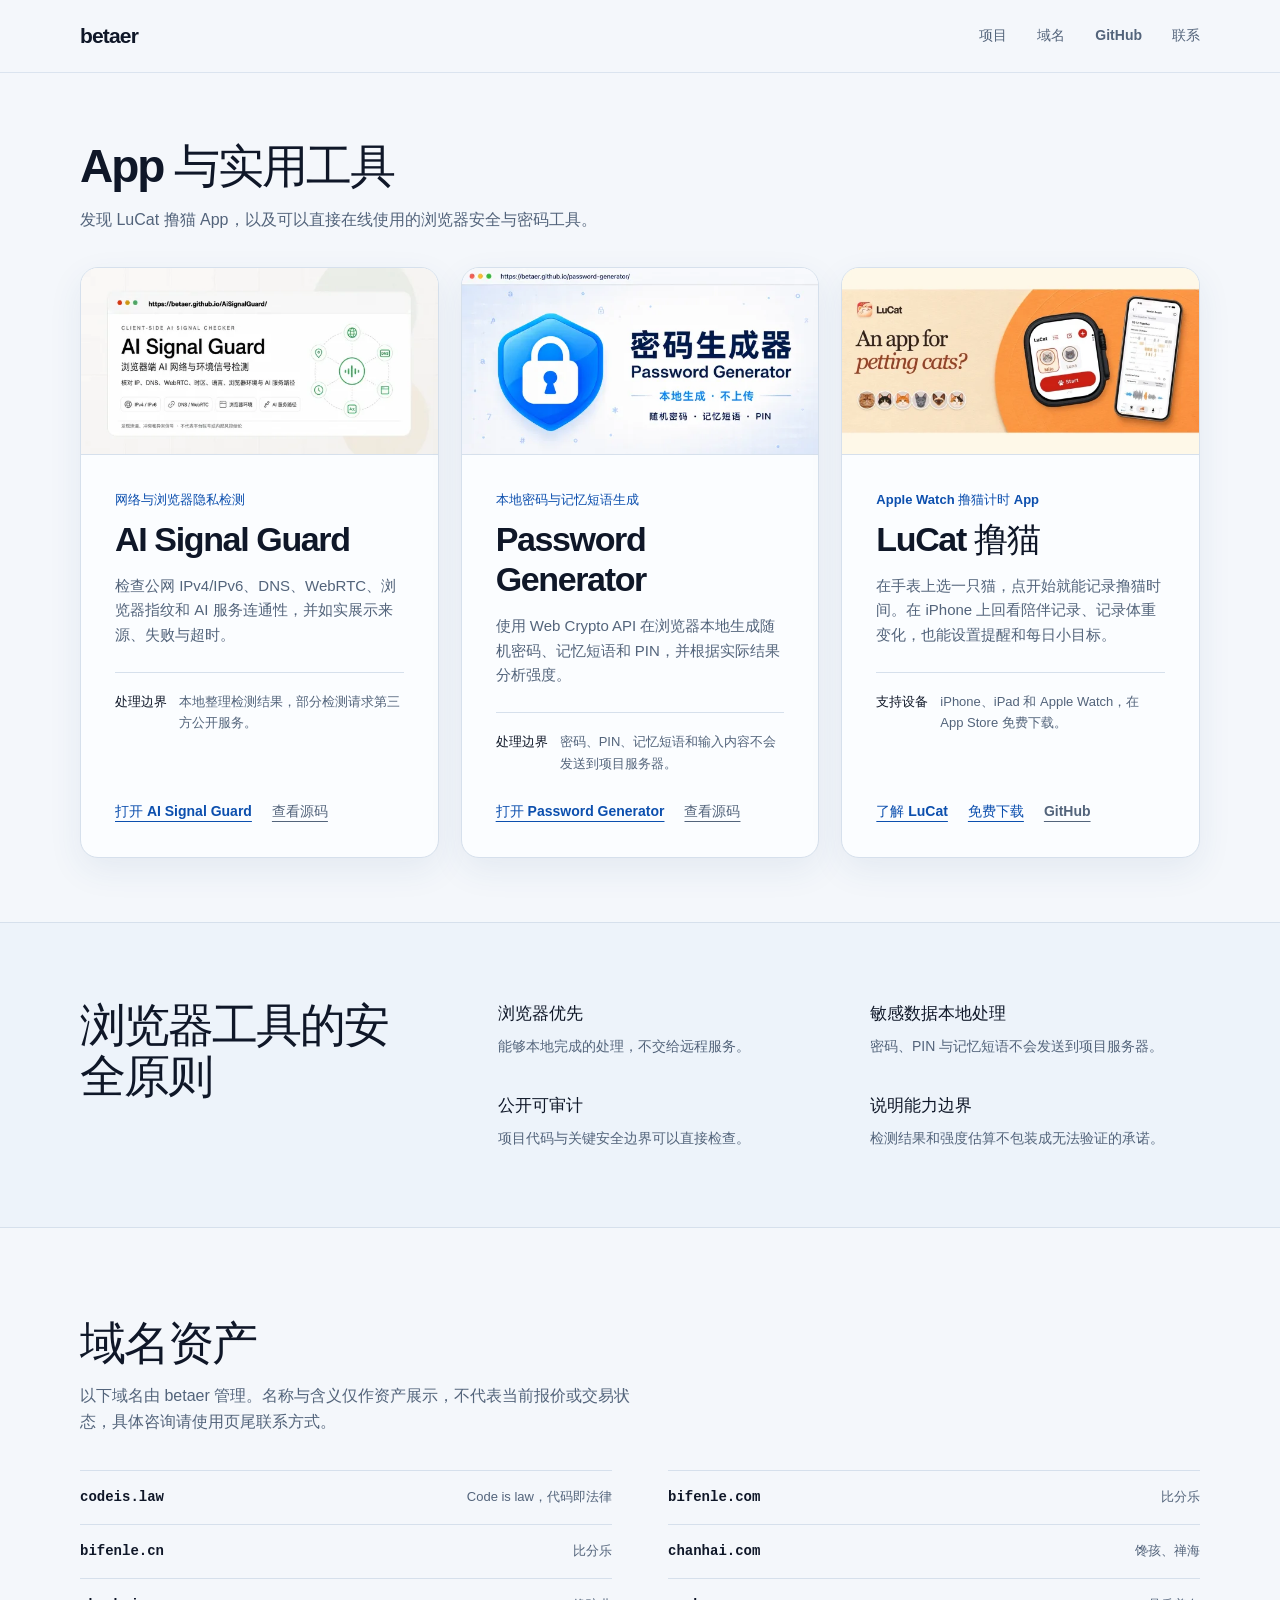
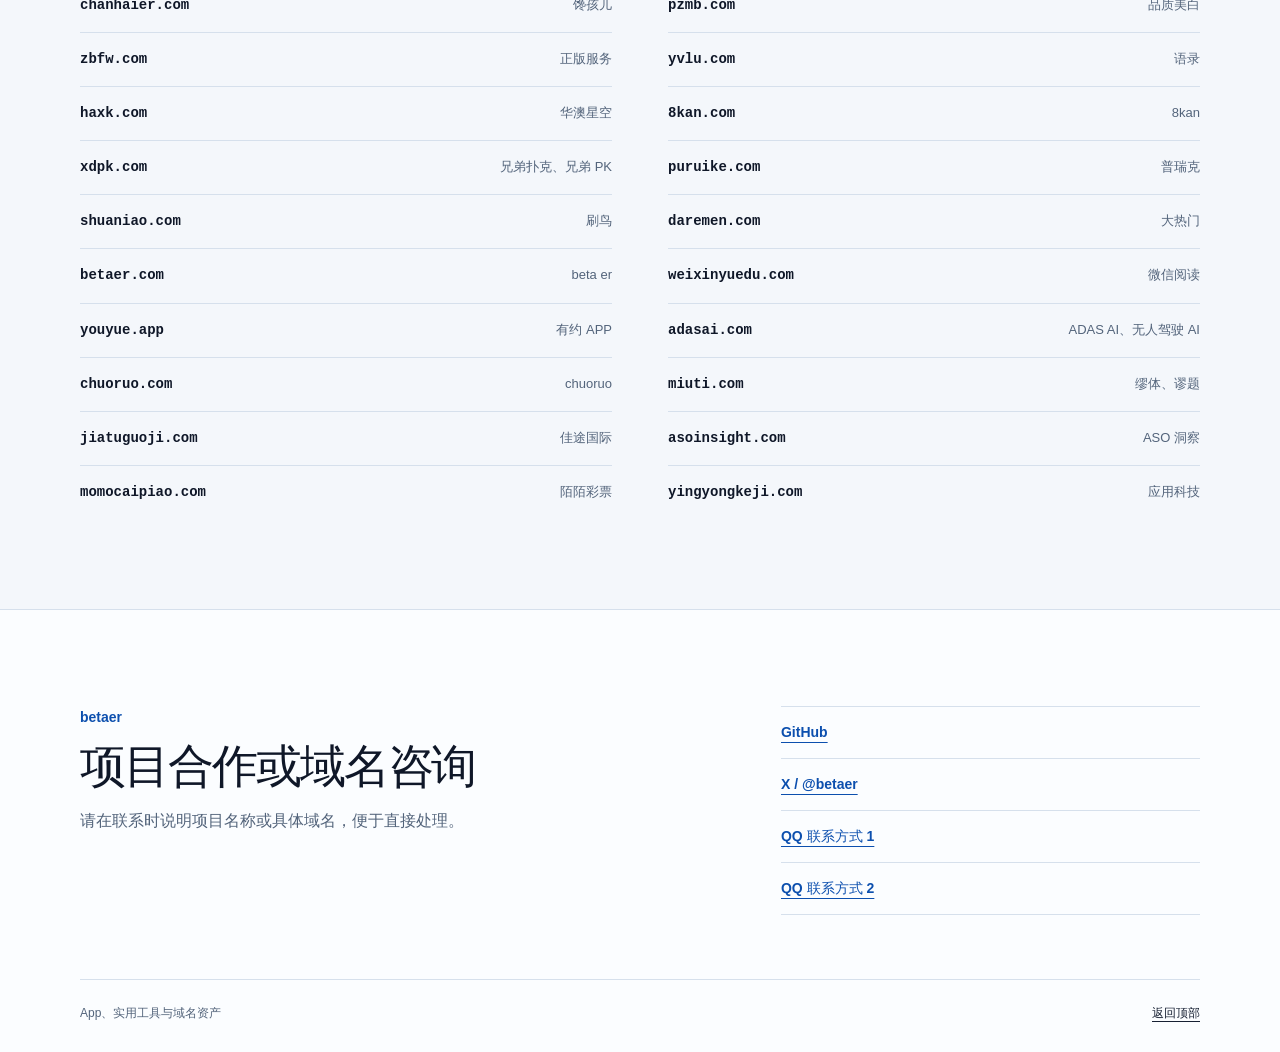
<file: index.html>
<!doctype html>
<html lang="zh-CN">
<head>
  <meta charset="utf-8">
  <meta name="viewport" content="width=device-width, initial-scale=1, viewport-fit=cover">
  <meta name="color-scheme" content="light dark">
  <meta name="referrer" content="strict-origin-when-cross-origin">
  <title>betaer 项目与域名主页｜LuCat、AI Signal Guard、Password Generator</title>
  <meta name="description" content="betaer 的公开项目与域名主页，收录 LuCat 撸猫 App、AI Signal Guard 网络与浏览器隐私检测、Password Generator 本地密码生成工具，以及域名资产列表。">
  <meta name="author" content="betaer">
  <meta name="robots" content="index,follow,max-image-preview:large,max-snippet:-1,max-video-preview:-1">
  <meta name="theme-color" content="#1769e0">
  <link rel="canonical" href="https://betaer.github.io/">
  <link rel="sitemap" type="application/xml" href="https://betaer.github.io/sitemap.xml">
  <link rel="icon" type="image/svg+xml" href="/assets/favicon.svg">

  <meta property="og:type" content="website">
  <meta property="og:site_name" content="betaer 项目与域名主页">
  <meta property="og:locale" content="zh_CN">
  <meta property="og:title" content="betaer 项目与域名主页｜App、实用工具与域名资产">
  <meta property="og:description" content="查看 LuCat 撸猫 App、AI Signal Guard、Password Generator，以及 betaer 的域名资产列表。">
  <meta property="og:url" content="https://betaer.github.io/">
  <meta property="og:image" content="https://betaer.github.io/assets/social-preview.png">
  <meta property="og:image:secure_url" content="https://betaer.github.io/assets/social-preview.png">
  <meta property="og:image:type" content="image/png">
  <meta property="og:image:width" content="1200">
  <meta property="og:image:height" content="630">
  <meta property="og:image:alt" content="betaer 项目与域名主页：App、实用工具与域名资产">

  <meta name="twitter:card" content="summary_large_image">
  <meta name="twitter:url" content="https://betaer.github.io/">
  <meta name="twitter:title" content="betaer 项目与域名主页｜App、实用工具与域名资产">
  <meta name="twitter:description" content="查看 LuCat 撸猫 App、AI Signal Guard、Password Generator，以及 betaer 的域名资产列表。">
  <meta name="twitter:image" content="https://betaer.github.io/assets/social-preview.png">
  <meta name="twitter:image:alt" content="betaer 项目与域名主页：App、实用工具与域名资产">

  <script type="application/ld+json">
  {
    "@context": "https://schema.org",
    "@graph": [
      {
        "@type": "WebSite",
        "@id": "https://betaer.github.io/#website",
        "url": "https://betaer.github.io/",
        "name": "betaer 项目与域名主页",
        "alternateName": "betaer Projects and Domains",
        "description": "betaer 的公开 App、浏览器安全工具与域名资产集合。",
        "inLanguage": ["zh-CN", "en"],
        "publisher": { "@id": "https://betaer.github.io/#author" }
      },
      {
        "@type": "Person",
        "@id": "https://betaer.github.io/#author",
        "name": "betaer",
        "url": "https://github.com/betaer",
        "sameAs": [
          "https://github.com/betaer",
          "https://x.com/betaer"
        ]
      },
      {
        "@type": "CollectionPage",
        "@id": "https://betaer.github.io/#webpage",
        "url": "https://betaer.github.io/",
        "name": "betaer 项目与域名主页",
        "description": "LuCat、AI Signal Guard、Password Generator 与 betaer 域名资产列表。",
        "isPartOf": { "@id": "https://betaer.github.io/#website" },
        "breadcrumb": { "@id": "https://betaer.github.io/#breadcrumb" },
        "mainEntity": { "@id": "https://betaer.github.io/#projects" },
        "hasPart": [
          { "@id": "https://betaer.github.io/#projects" },
          { "@id": "https://betaer.github.io/#domains" }
        ]
      },
      {
        "@type": "ItemList",
        "@id": "https://betaer.github.io/#projects",
        "name": "betaer App 与实用工具",
        "numberOfItems": 3,
        "itemListOrder": "https://schema.org/ItemListOrderAscending",
        "itemListElement": [
          {
            "@type": "ListItem",
            "position": 1,
            "url": "https://betaer.github.io/AiSignalGuard/",
            "item": { "@id": "https://betaer.github.io/AiSignalGuard/#application" }
          },
          {
            "@type": "ListItem",
            "position": 2,
            "url": "https://betaer.github.io/password-generator/",
            "item": { "@id": "https://betaer.github.io/password-generator/#application" }
          },
          {
            "@type": "ListItem",
            "position": 3,
            "url": "https://betaer.github.io/lucat/",
            "item": { "@id": "https://betaer.github.io/lucat/#application" }
          }
        ]
      },
      {
        "@type": "SoftwareApplication",
        "@id": "https://betaer.github.io/AiSignalGuard/#application",
        "name": "AI Signal Guard",
        "url": "https://betaer.github.io/AiSignalGuard/",
        "sameAs": "https://github.com/betaer/AiSignalGuard",
        "applicationCategory": "SecurityApplication",
        "applicationSubCategory": "Network and Browser Diagnostics",
        "operatingSystem": "Web",
        "softwareVersion": "2.0.0",
        "isAccessibleForFree": true,
        "description": "检测公网 IPv4/IPv6、DNS、WebRTC、浏览器指纹和 AI 服务连通性，并逐项展示真实来源、失败与超时。",
        "image": "https://betaer.github.io/AiSignalGuard/tuiguang/social-preview.png",
        "author": { "@id": "https://betaer.github.io/#author" },
        "isPartOf": { "@id": "https://betaer.github.io/#website" },
        "offers": { "@type": "Offer", "price": "0", "priceCurrency": "USD" }
      },
      {
        "@type": "SoftwareApplication",
        "@id": "https://betaer.github.io/password-generator/#application",
        "name": "密码生成器 Password Generator",
        "url": "https://betaer.github.io/password-generator/",
        "sameAs": "https://github.com/betaer/password-generator",
        "applicationCategory": "SecurityApplication",
        "applicationSubCategory": "Password Management",
        "operatingSystem": "Web",
        "softwareVersion": "1.7.5",
        "isAccessibleForFree": true,
        "description": "使用 Web Crypto API 在浏览器本地生成随机密码、记忆短语和 PIN，并根据实际结果分析强度。",
        "image": "https://betaer.github.io/password-generator/assets/social-preview.png",
        "author": { "@id": "https://betaer.github.io/#author" },
        "isPartOf": { "@id": "https://betaer.github.io/#website" },
        "offers": { "@type": "Offer", "price": "0", "priceCurrency": "USD" }
      },
      {
        "@type": "SoftwareApplication",
        "@id": "https://betaer.github.io/lucat/#application",
        "name": "LuCat 撸猫",
        "url": "https://betaer.github.io/lucat/",
        "sameAs": "https://github.com/betaer/LuCat",
        "downloadUrl": "https://apps.apple.com/us/app/lucat-cat-petting-timer/id6835910184",
        "applicationCategory": "LifestyleApplication",
        "operatingSystem": "iOS, iPadOS, watchOS",
        "isAccessibleForFree": true,
        "description": "在 Apple Watch 上记录撸猫时间，在 iPhone 上回看每只猫的陪伴记录、体重变化，并设置提醒和每日小目标。",
        "image": "https://betaer.github.io/assets/lucat-preview-1200.webp",
        "author": { "@id": "https://betaer.github.io/#author" },
        "isPartOf": { "@id": "https://betaer.github.io/#website" },
        "offers": { "@type": "Offer", "price": "0", "priceCurrency": "USD" }
      },
      {
        "@type": "ItemList",
        "@id": "https://betaer.github.io/#domains",
        "name": "betaer 域名资产",
        "description": "betaer 管理的域名名称与中文含义。",
        "numberOfItems": 24,
        "itemListOrder": "https://schema.org/ItemListUnordered",
        "itemListElement": [
          { "@type": "ListItem", "position": 1, "name": "codeis.law", "description": "Code is law，代码即法律" },
          { "@type": "ListItem", "position": 2, "name": "bifenle.com", "description": "比分乐" },
          { "@type": "ListItem", "position": 3, "name": "bifenle.cn", "description": "比分乐" },
          { "@type": "ListItem", "position": 4, "name": "chanhai.com", "description": "馋孩、禅海" },
          { "@type": "ListItem", "position": 5, "name": "chanhaier.com", "description": "馋孩儿" },
          { "@type": "ListItem", "position": 6, "name": "pzmb.com", "description": "品质美白" },
          { "@type": "ListItem", "position": 7, "name": "zbfw.com", "description": "正版服务" },
          { "@type": "ListItem", "position": 8, "name": "yvlu.com", "description": "语录" },
          { "@type": "ListItem", "position": 9, "name": "haxk.com", "description": "华澳星空" },
          { "@type": "ListItem", "position": 10, "name": "8kan.com", "description": "8kan" },
          { "@type": "ListItem", "position": 11, "name": "xdpk.com", "description": "兄弟扑克、兄弟 PK" },
          { "@type": "ListItem", "position": 12, "name": "puruike.com", "description": "普瑞克" },
          { "@type": "ListItem", "position": 13, "name": "shuaniao.com", "description": "刷鸟" },
          { "@type": "ListItem", "position": 14, "name": "daremen.com", "description": "大热门" },
          { "@type": "ListItem", "position": 15, "name": "betaer.com", "description": "beta er" },
          { "@type": "ListItem", "position": 16, "name": "weixinyuedu.com", "description": "微信阅读" },
          { "@type": "ListItem", "position": 17, "name": "youyue.app", "description": "有约 APP" },
          { "@type": "ListItem", "position": 18, "name": "adasai.com", "description": "ADAS AI、无人驾驶 AI" },
          { "@type": "ListItem", "position": 19, "name": "chuoruo.com", "description": "chuoruo" },
          { "@type": "ListItem", "position": 20, "name": "miuti.com", "description": "缪体、谬题" },
          { "@type": "ListItem", "position": 21, "name": "jiatuguoji.com", "description": "佳途国际" },
          { "@type": "ListItem", "position": 22, "name": "asoinsight.com", "description": "ASO 洞察" },
          { "@type": "ListItem", "position": 23, "name": "momocaipiao.com", "description": "陌陌彩票" },
          { "@type": "ListItem", "position": 24, "name": "yingyongkeji.com", "description": "应用科技" }
        ]
      },
      {
        "@type": "BreadcrumbList",
        "@id": "https://betaer.github.io/#breadcrumb",
        "itemListElement": [
          {
            "@type": "ListItem",
            "position": 1,
            "name": "项目与域名主页",
            "item": "https://betaer.github.io/"
          }
        ]
      }
    ]
  }
  </script>

  <style>
    :root {
      color-scheme: light dark;
      --page: #f4f7fb;
      --surface: #fbfdff;
      --surface-soft: #edf3fa;
      --surface-accent: #e5effc;
      --text: #172033;
      --text-strong: #0f1728;
      --muted: #53647b;
      --line: #d6e0ec;
      --line-strong: #bdcce0;
      --accent: #1769e0;
      --accent-strong: #0c4fae;
      --accent-ink: #083b82;
      --shadow: 0 20px 60px rgba(37, 78, 128, .12);
      --shadow-soft: 0 12px 34px rgba(37, 78, 128, .08);
      --radius-card: 18px;
      --radius-control: 999px;
      --page-width: 1120px;
      font-family: ui-sans-serif, -apple-system, BlinkMacSystemFont, "Segoe UI", "PingFang SC", "Microsoft YaHei", sans-serif;
      font-synthesis: none;
      text-rendering: optimizeLegibility;
    }

    @media (prefers-color-scheme: dark) {
      :root {
        --page: #0f1622;
        --surface: #151f2d;
        --surface-soft: #1a2738;
        --surface-accent: #182c47;
        --text: #dce6f3;
        --text-strong: #f0f5fa;
        --muted: #a8b7c9;
        --line: #2b3a4d;
        --line-strong: #3a506a;
        --accent: #76a9f2;
        --accent-strong: #9bc1f7;
        --accent-ink: #c8defb;
        --shadow: 0 20px 60px rgba(3, 8, 16, .34);
        --shadow-soft: 0 12px 34px rgba(3, 8, 16, .24);
      }
    }

    * { box-sizing: border-box; }
    html { scroll-behavior: smooth; }
    body {
      margin: 0;
      min-width: 320px;
      color: var(--text);
      background: var(--page);
      line-height: 1.65;
    }
    body, button, a { -webkit-font-smoothing: antialiased; }
    img { display: block; max-width: 100%; }
    a { color: inherit; }
    a:focus-visible {
      outline: 3px solid color-mix(in srgb, var(--accent) 44%, transparent);
      outline-offset: 4px;
    }
    .shell {
      width: min(calc(100% - 40px), var(--page-width));
      margin-inline: auto;
    }
    .skip-link {
      position: fixed;
      top: 10px;
      left: 10px;
      z-index: 20;
      padding: 10px 14px;
      border-radius: var(--radius-control);
      color: var(--surface);
      background: var(--text-strong);
      text-decoration: none;
      transform: translateY(-160%);
    }
    .skip-link:focus { transform: translateY(0); }

    .site-header {
      position: sticky;
      top: 0;
      z-index: 10;
      min-height: 72px;
      border-bottom: 1px solid color-mix(in srgb, var(--line) 84%, transparent);
      background: color-mix(in srgb, var(--page) 91%, transparent);
      backdrop-filter: blur(18px);
      -webkit-backdrop-filter: blur(18px);
    }
    .header-inner {
      display: flex;
      min-height: 72px;
      align-items: center;
      justify-content: space-between;
      gap: 28px;
    }
    .brand {
      color: var(--text-strong);
      font-size: 21px;
      font-weight: 820;
      letter-spacing: -.04em;
      text-decoration: none;
    }
    .site-header nav {
      display: flex;
      align-items: center;
      gap: clamp(16px, 3vw, 30px);
      white-space: nowrap;
    }
    .site-header nav a {
      color: var(--muted);
      font-size: 14px;
      font-weight: 650;
      text-decoration: none;
      transition: color .18s ease;
    }
    .site-header nav a:hover { color: var(--accent-strong); }

    .section-heading {
      max-width: 700px;
      margin-bottom: 34px;
    }
    .section-heading h1,
    .section-heading h2,
    .principles h2,
    .site-footer h2 {
      margin: 0;
      color: var(--text-strong);
      font-size: clamp(30px, 4vw, 46px);
      letter-spacing: -.045em;
      line-height: 1.12;
    }
    .section-heading p {
      max-width: 62ch;
      margin: 14px 0 0;
      color: var(--muted);
      font-size: 16px;
    }

    .projects {
      padding-block: clamp(44px, 6vw, 68px) clamp(48px, 5vw, 64px);
      scroll-margin-top: 86px;
    }
    .project-list {
      display: grid;
      grid-template-columns: repeat(3, minmax(0, 1fr));
      gap: 22px;
      align-items: stretch;
    }
    .project {
      display: flex;
      min-width: 0;
      flex-direction: column;
      overflow: hidden;
      border: 1px solid var(--line);
      border-radius: var(--radius-card);
      background: var(--surface);
      box-shadow: var(--shadow-soft);
      transition: transform .2s ease, border-color .2s ease, box-shadow .2s ease;
    }
    .project:hover {
      border-color: color-mix(in srgb, var(--accent) 52%, var(--line));
      box-shadow: var(--shadow);
      transform: translateY(-3px);
    }
    .project-media {
      overflow: hidden;
      aspect-ratio: 1200 / 630;
      border-bottom: 1px solid var(--line);
      background: var(--surface-soft);
    }
    .project-media img {
      display: block;
      width: 100%;
      height: 100%;
      object-fit: cover;
    }
    .project-body {
      display: flex;
      flex: 1;
      flex-direction: column;
      padding: clamp(24px, 3vw, 34px);
    }
    .project-category {
      margin: 0 0 8px;
      color: var(--accent-strong);
      font-size: 13px;
      font-weight: 760;
    }
    .project h2 {
      margin: 0;
      color: var(--text-strong);
      font-size: clamp(25px, 3vw, 34px);
      letter-spacing: -.04em;
      line-height: 1.18;
    }
    .project-description {
      margin: 15px 0 0;
      color: var(--muted);
      font-size: 15px;
    }
    .project-boundary {
      display: grid;
      grid-template-columns: auto minmax(0, 1fr);
      gap: 12px;
      margin: 24px 0 0;
      padding-top: 18px;
      border-top: 1px solid var(--line);
      font-size: 13px;
    }
    .project-boundary dt { color: var(--text-strong); font-weight: 760; }
    .project-boundary dd { margin: 0; color: var(--muted); }
    .project-actions {
      display: flex;
      flex-wrap: wrap;
      gap: 12px 20px;
      margin-top: auto;
      padding-top: 26px;
    }
    .text-link {
      color: var(--accent-strong);
      font-size: 14px;
      font-weight: 760;
      text-underline-offset: 5px;
    }
    .text-link-muted { color: var(--muted); }

    .principles {
      padding-block: clamp(56px, 6vw, 78px);
      border-block: 1px solid var(--line);
      background: var(--surface-soft);
      scroll-margin-top: 86px;
    }
    .principles-inner {
      display: grid;
      grid-template-columns: minmax(220px, .62fr) minmax(0, 1.38fr);
      gap: clamp(42px, 8vw, 110px);
      align-items: start;
    }
    .principle-list {
      display: grid;
      grid-template-columns: repeat(2, minmax(0, 1fr));
      gap: 34px 42px;
      margin: 0;
    }
    .principle-list div { min-width: 0; }
    .principle-list dt {
      color: var(--text-strong);
      font-size: 17px;
      font-weight: 770;
    }
    .principle-list dd {
      margin: 7px 0 0;
      color: var(--muted);
      font-size: 14px;
    }

    .domains {
      padding-block: clamp(60px, 7vw, 92px);
      scroll-margin-top: 86px;
    }
    .domain-grid {
      display: grid;
      grid-template-columns: repeat(2, minmax(0, 1fr));
      gap: 0 56px;
      margin: 0;
      padding: 0;
      list-style: none;
    }
    .domain-item {
      display: grid;
      min-width: 0;
      grid-template-columns: minmax(0, 1fr) minmax(120px, .78fr);
      align-items: baseline;
      gap: 18px;
      padding: 15px 0;
      border-top: 1px solid var(--line);
    }
    .domain-name {
      min-width: 0;
      color: var(--text-strong);
      font-family: ui-monospace, SFMono-Regular, Menlo, Monaco, Consolas, monospace;
      font-size: 14px;
      font-weight: 700;
      overflow-wrap: anywhere;
    }
    .domain-meaning {
      color: var(--muted);
      font-size: 13px;
      text-align: right;
    }

    .site-footer {
      padding-block: clamp(68px, 9vw, 96px) 28px;
      border-top: 1px solid var(--line);
      background: var(--surface);
      scroll-margin-top: 86px;
    }
    .footer-grid {
      display: grid;
      grid-template-columns: minmax(0, 1fr) minmax(300px, .7fr);
      gap: clamp(42px, 8vw, 110px);
      align-items: start;
    }
    .footer-brand {
      margin: 0 0 12px;
      color: var(--accent-strong);
      font-size: 14px;
      font-weight: 800;
    }
    .footer-copy {
      max-width: 50ch;
      margin: 16px 0 0;
      color: var(--muted);
    }
    .contact-links {
      display: grid;
      gap: 0;
      border-top: 1px solid var(--line);
    }
    .contact-links a {
      min-width: 0;
      padding: 14px 0;
      border-bottom: 1px solid var(--line);
      color: var(--muted);
      font-size: 14px;
      overflow-wrap: anywhere;
    }
    .contact-links a {
      color: var(--accent-strong);
      font-weight: 700;
      text-decoration-thickness: 1px;
      text-underline-offset: 5px;
    }
    .footer-meta {
      display: flex;
      align-items: center;
      justify-content: space-between;
      gap: 20px;
      margin-top: 64px;
      padding-top: 24px;
      border-top: 1px solid var(--line);
      color: var(--muted);
      font-size: 12px;
    }
    .footer-meta a { color: var(--text); text-underline-offset: 4px; }

    @media (max-width: 900px) {
      .principles-inner { grid-template-columns: 1fr; }
      .project-list { grid-template-columns: 1fr; }
    }

    @media (max-width: 768px) {
      .shell { width: min(calc(100% - 28px), var(--page-width)); }
      .site-header, .header-inner { min-height: 64px; }
      .header-inner { gap: 16px; }
      .site-header nav { gap: 15px; }
      .site-header nav a { font-size: 13px; }
      .nav-github { display: none; }
      .projects {
        padding-block: 32px 52px;
      }
      .principles { padding-block: 48px; }
      .domains { padding-block: 56px; }
      .section-heading { margin-bottom: 28px; }
      .project-list,
      .principle-list,
      .domain-grid,
      .footer-grid { grid-template-columns: 1fr; }
      .principle-list { gap: 26px; }
      .domain-grid { gap: 0; }
      .domain-item { grid-template-columns: minmax(0, 1fr) minmax(100px, .72fr); }
      .footer-meta { margin-top: 44px; }
    }

    @media (max-width: 430px) {
      .site-header nav { gap: 12px; }
      .project-body { padding: 22px; }
      .domain-item {
        grid-template-columns: 1fr;
        gap: 3px;
        padding: 13px 0;
      }
      .domain-meaning { text-align: left; }
      .footer-meta { align-items: flex-start; flex-direction: column; }
    }

    @media (prefers-reduced-motion: reduce) {
      html { scroll-behavior: auto; }
      *, *::before, *::after {
        animation-duration: .01ms !important;
        animation-iteration-count: 1 !important;
        transition-duration: .01ms !important;
      }
    }
  </style>

  <!-- Google Analytics 仅用于基础访问统计，不接收工具生成的敏感内容。 -->
  <script async src="https://www.googletagmanager.com/gtag/js?id=G-HJVJBLB4RQ"></script>
  <script>
    window.dataLayer = window.dataLayer || [];
    function gtag(){dataLayer.push(arguments);}
    gtag('js', new Date());
    gtag('config', 'G-HJVJBLB4RQ', {
      allow_google_signals: false,
      allow_ad_personalization_signals: false
    });
  </script>
</head>
<body>
  <a class="skip-link" href="#main-content">跳到主要内容</a>
  <header class="site-header">
    <div class="shell header-inner">
      <a class="brand" href="/" aria-label="betaer 首页">betaer</a>
      <nav aria-label="主要导航">
        <a href="#projects">项目</a>
        <a href="#domains">域名</a>
        <a class="nav-github" href="https://github.com/betaer" target="_blank" rel="noopener noreferrer">GitHub</a>
        <a href="#contact">联系</a>
      </nav>
    </div>
  </header>

  <main id="main-content">
    <section class="projects shell" id="projects" aria-labelledby="projects-title">
      <header class="section-heading">
        <h1 id="projects-title">App 与实用工具</h1>
        <p>发现 LuCat 撸猫 App，以及可以直接在线使用的浏览器安全与密码工具。</p>
      </header>
      <div class="project-list">
        <article class="project project-primary">
          <div class="project-media">
            <img src="/assets/ai-signal-guard-preview-600.webp" srcset="/assets/ai-signal-guard-preview-600.webp 600w, /assets/ai-signal-guard-preview-1200.webp 1200w" sizes="(max-width: 900px) calc(100vw - 28px), 360px" width="1200" height="630" loading="eager" fetchpriority="high" decoding="async" alt="AI Signal Guard 网络与浏览器隐私检测界面预览">
          </div>
          <div class="project-body">
            <p class="project-category">网络与浏览器隐私检测</p>
            <h2>AI Signal Guard</h2>
            <p class="project-description">检查公网 IPv4/IPv6、DNS、WebRTC、浏览器指纹和 AI 服务连通性，并如实展示来源、失败与超时。</p>
            <dl class="project-boundary">
              <dt>处理边界</dt>
              <dd>本地整理检测结果，部分检测请求第三方公开服务。</dd>
            </dl>
            <div class="project-actions">
              <a class="text-link" href="https://betaer.github.io/AiSignalGuard/" target="_blank" rel="noopener noreferrer">打开 AI Signal Guard</a>
              <a class="text-link text-link-muted" href="https://github.com/betaer/AiSignalGuard" target="_blank" rel="noopener noreferrer">查看源码</a>
            </div>
          </div>
        </article>

        <article class="project">
          <div class="project-media">
            <img src="/assets/password-generator-preview-600.webp" srcset="/assets/password-generator-preview-600.webp 600w, /assets/password-generator-preview-1200.webp 1200w" sizes="(max-width: 900px) calc(100vw - 28px), 360px" width="1200" height="630" loading="lazy" decoding="async" alt="Password Generator 本地密码生成工具界面预览">
          </div>
          <div class="project-body">
            <p class="project-category">本地密码与记忆短语生成</p>
            <h2>Password Generator</h2>
            <p class="project-description">使用 Web Crypto API 在浏览器本地生成随机密码、记忆短语和 PIN，并根据实际结果分析强度。</p>
            <dl class="project-boundary">
              <dt>处理边界</dt>
              <dd>密码、PIN、记忆短语和输入内容不会发送到项目服务器。</dd>
            </dl>
            <div class="project-actions">
              <a class="text-link" href="https://betaer.github.io/password-generator/" target="_blank" rel="noopener noreferrer">打开 Password Generator</a>
              <a class="text-link text-link-muted" href="https://github.com/betaer/password-generator" target="_blank" rel="noopener noreferrer">查看源码</a>
            </div>
          </div>
        </article>

        <article class="project">
          <div class="project-media">
            <img src="/assets/lucat-preview-600.webp" srcset="/assets/lucat-preview-600.webp 600w, /assets/lucat-preview-1200.webp 1200w" sizes="(max-width: 900px) calc(100vw - 28px), 360px" width="1200" height="630" loading="lazy" decoding="async" alt="LuCat 撸猫 App，展示黑色 Apple Watch 选猫界面、iPhone 陪伴记录和猫咪头像">
          </div>
          <div class="project-body">
            <p class="project-category">Apple Watch 撸猫计时 App</p>
            <h2>LuCat 撸猫</h2>
            <p class="project-description">在手表上选一只猫，点开始就能记录撸猫时间。在 iPhone 上回看陪伴记录、记录体重变化，也能设置提醒和每日小目标。</p>
            <dl class="project-boundary">
              <dt>支持设备</dt>
              <dd>iPhone、iPad 和 Apple Watch，在 App Store 免费下载。</dd>
            </dl>
            <div class="project-actions">
              <a class="text-link" href="https://betaer.github.io/lucat/zh-Hans/" target="_blank" rel="noopener noreferrer">了解 LuCat</a>
              <a class="text-link" href="https://apps.apple.com/us/app/lucat-cat-petting-timer/id6835910184" target="_blank" rel="noopener noreferrer">免费下载</a>
              <a class="text-link text-link-muted" href="https://github.com/betaer/LuCat" target="_blank" rel="noopener noreferrer">GitHub</a>
            </div>
          </div>
        </article>
      </div>
    </section>

    <section class="principles" id="principles" aria-labelledby="principles-title">
      <div class="shell principles-inner">
        <h2 id="principles-title">浏览器工具的安全原则</h2>
        <dl class="principle-list">
          <div>
            <dt>浏览器优先</dt>
            <dd>能够本地完成的处理，不交给远程服务。</dd>
          </div>
          <div>
            <dt>敏感数据本地处理</dt>
            <dd>密码、PIN 与记忆短语不会发送到项目服务器。</dd>
          </div>
          <div>
            <dt>公开可审计</dt>
            <dd>项目代码与关键安全边界可以直接检查。</dd>
          </div>
          <div>
            <dt>说明能力边界</dt>
            <dd>检测结果和强度估算不包装成无法验证的承诺。</dd>
          </div>
        </dl>
      </div>
    </section>

    <section class="domains shell" id="domains" aria-labelledby="domains-title">
      <header class="section-heading">
        <h2 id="domains-title">域名资产</h2>
        <p>以下域名由 betaer 管理。名称与含义仅作资产展示，不代表当前报价或交易状态，具体咨询请使用页尾联系方式。</p>
      </header>
      <ul class="domain-grid" aria-label="betaer 域名资产列表">
        <li class="domain-item" data-domain="codeis.law"><span class="domain-name">codeis.law</span><span class="domain-meaning">Code is law，代码即法律</span></li>
        <li class="domain-item" data-domain="bifenle.com"><span class="domain-name">bifenle.com</span><span class="domain-meaning">比分乐</span></li>
        <li class="domain-item" data-domain="bifenle.cn"><span class="domain-name">bifenle.cn</span><span class="domain-meaning">比分乐</span></li>
        <li class="domain-item" data-domain="chanhai.com"><span class="domain-name">chanhai.com</span><span class="domain-meaning">馋孩、禅海</span></li>
        <li class="domain-item" data-domain="chanhaier.com"><span class="domain-name">chanhaier.com</span><span class="domain-meaning">馋孩儿</span></li>
        <li class="domain-item" data-domain="pzmb.com"><span class="domain-name">pzmb.com</span><span class="domain-meaning">品质美白</span></li>
        <li class="domain-item" data-domain="zbfw.com"><span class="domain-name">zbfw.com</span><span class="domain-meaning">正版服务</span></li>
        <li class="domain-item" data-domain="yvlu.com"><span class="domain-name">yvlu.com</span><span class="domain-meaning">语录</span></li>
        <li class="domain-item" data-domain="haxk.com"><span class="domain-name">haxk.com</span><span class="domain-meaning">华澳星空</span></li>
        <li class="domain-item" data-domain="8kan.com"><span class="domain-name">8kan.com</span><span class="domain-meaning">8kan</span></li>
        <li class="domain-item" data-domain="xdpk.com"><span class="domain-name">xdpk.com</span><span class="domain-meaning">兄弟扑克、兄弟 PK</span></li>
        <li class="domain-item" data-domain="puruike.com"><span class="domain-name">puruike.com</span><span class="domain-meaning">普瑞克</span></li>
        <li class="domain-item" data-domain="shuaniao.com"><span class="domain-name">shuaniao.com</span><span class="domain-meaning">刷鸟</span></li>
        <li class="domain-item" data-domain="daremen.com"><span class="domain-name">daremen.com</span><span class="domain-meaning">大热门</span></li>
        <li class="domain-item" data-domain="betaer.com"><span class="domain-name">betaer.com</span><span class="domain-meaning">beta er</span></li>
        <li class="domain-item" data-domain="weixinyuedu.com"><span class="domain-name">weixinyuedu.com</span><span class="domain-meaning">微信阅读</span></li>
        <li class="domain-item" data-domain="youyue.app"><span class="domain-name">youyue.app</span><span class="domain-meaning">有约 APP</span></li>
        <li class="domain-item" data-domain="adasai.com"><span class="domain-name">adasai.com</span><span class="domain-meaning">ADAS AI、无人驾驶 AI</span></li>
        <li class="domain-item" data-domain="chuoruo.com"><span class="domain-name">chuoruo.com</span><span class="domain-meaning">chuoruo</span></li>
        <li class="domain-item" data-domain="miuti.com"><span class="domain-name">miuti.com</span><span class="domain-meaning">缪体、谬题</span></li>
        <li class="domain-item" data-domain="jiatuguoji.com"><span class="domain-name">jiatuguoji.com</span><span class="domain-meaning">佳途国际</span></li>
        <li class="domain-item" data-domain="asoinsight.com"><span class="domain-name">asoinsight.com</span><span class="domain-meaning">ASO 洞察</span></li>
        <li class="domain-item" data-domain="momocaipiao.com"><span class="domain-name">momocaipiao.com</span><span class="domain-meaning">陌陌彩票</span></li>
        <li class="domain-item" data-domain="yingyongkeji.com"><span class="domain-name">yingyongkeji.com</span><span class="domain-meaning">应用科技</span></li>
      </ul>
    </section>

    <footer class="site-footer" id="contact">
      <div class="shell footer-grid">
        <div>
          <p class="footer-brand">betaer</p>
          <h2>项目合作或域名咨询</h2>
          <p class="footer-copy">请在联系时说明项目名称或具体域名，便于直接处理。</p>
        </div>
        <nav class="contact-links" aria-label="联系方式">
          <a href="https://github.com/betaer" target="_blank" rel="noopener noreferrer">GitHub</a>
          <a href="https://x.com/betaer" target="_blank" rel="noopener noreferrer">X / @betaer</a>
          <a href="https://jq.qq.com/?_wv=1027&amp;k=wWOQVzep" target="_blank" rel="noopener noreferrer">QQ 联系方式 1</a>
          <a href="https://qm.qq.com/cgi-bin/qm/qr?k=Cmt-5FPQsfNBFyTz3aCK7UUkTfhuy-30&amp;noverify=0" target="_blank" rel="noopener noreferrer">QQ 联系方式 2</a>
        </nav>
      </div>
      <div class="shell footer-meta">
        <span>App、实用工具与域名资产</span>
        <a href="#main-content">返回顶部</a>
      </div>
    </footer>
  </main>
</body>
</html>
</file>
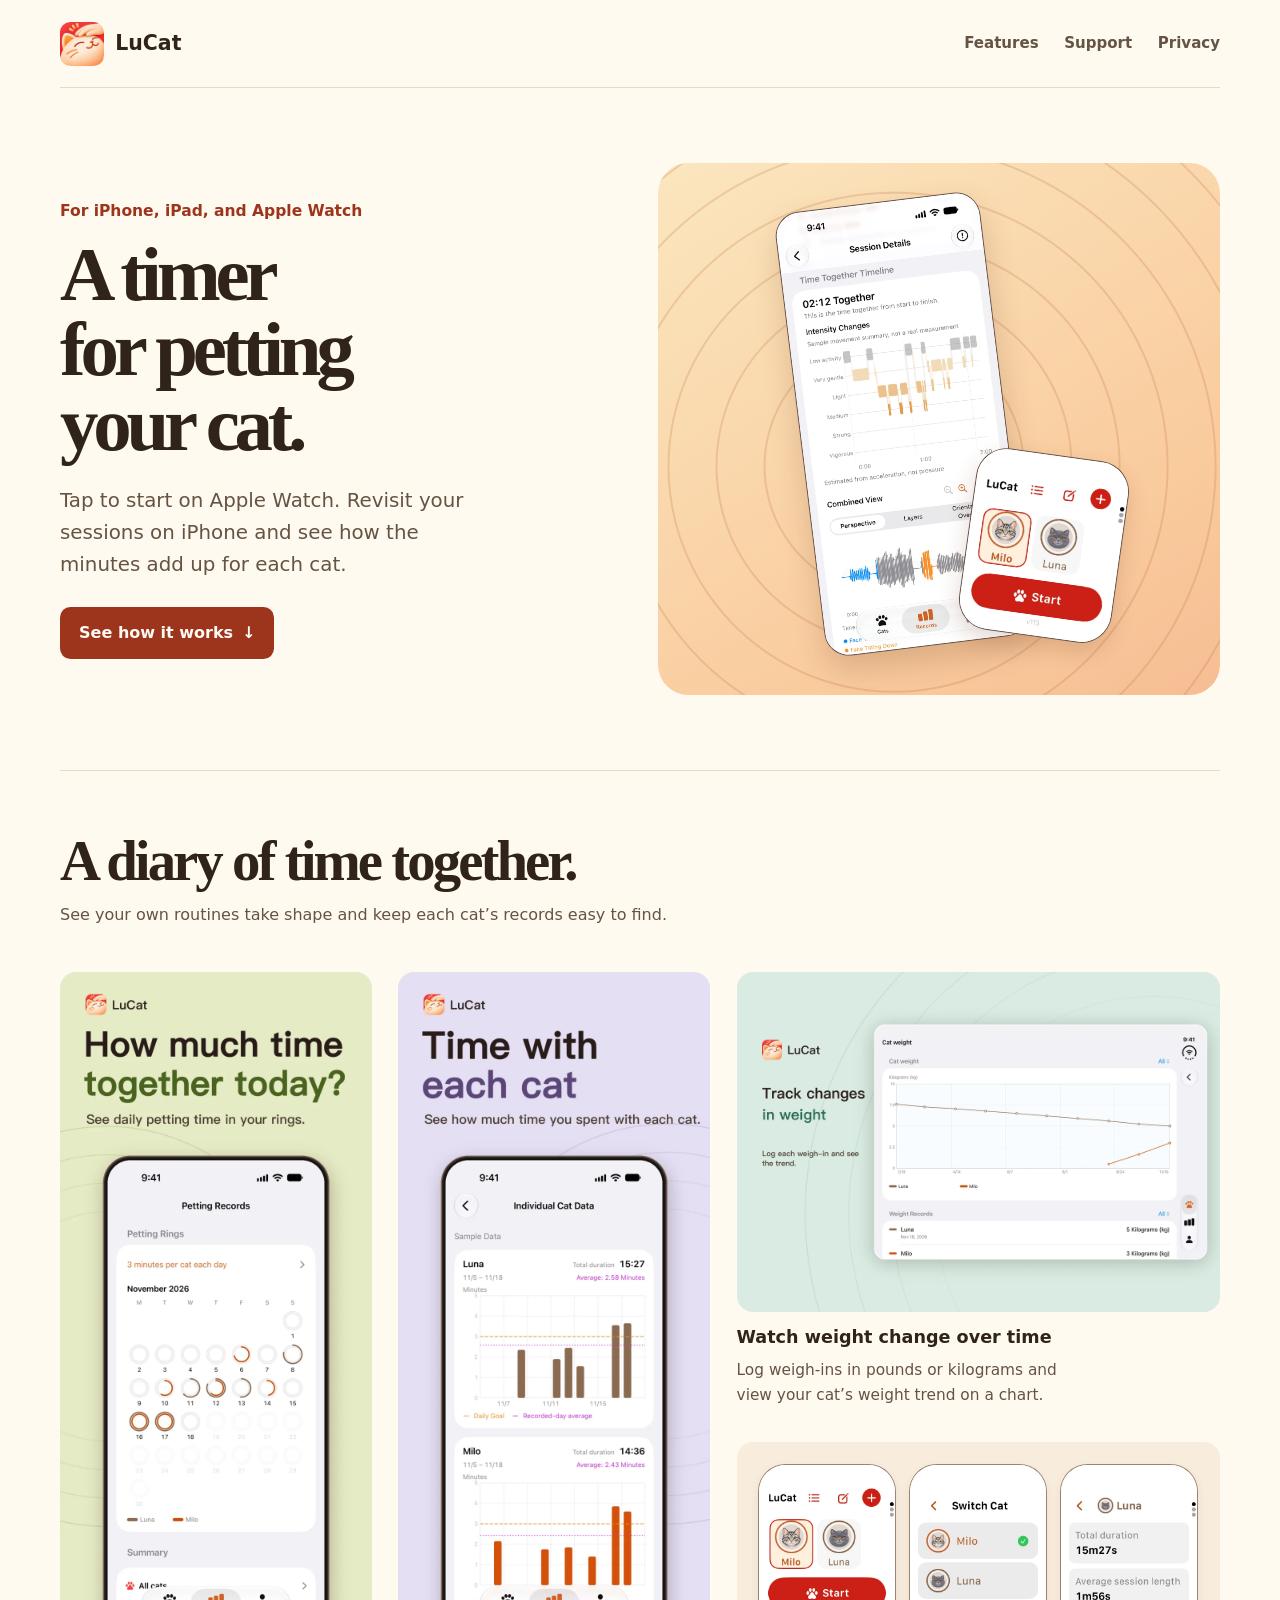
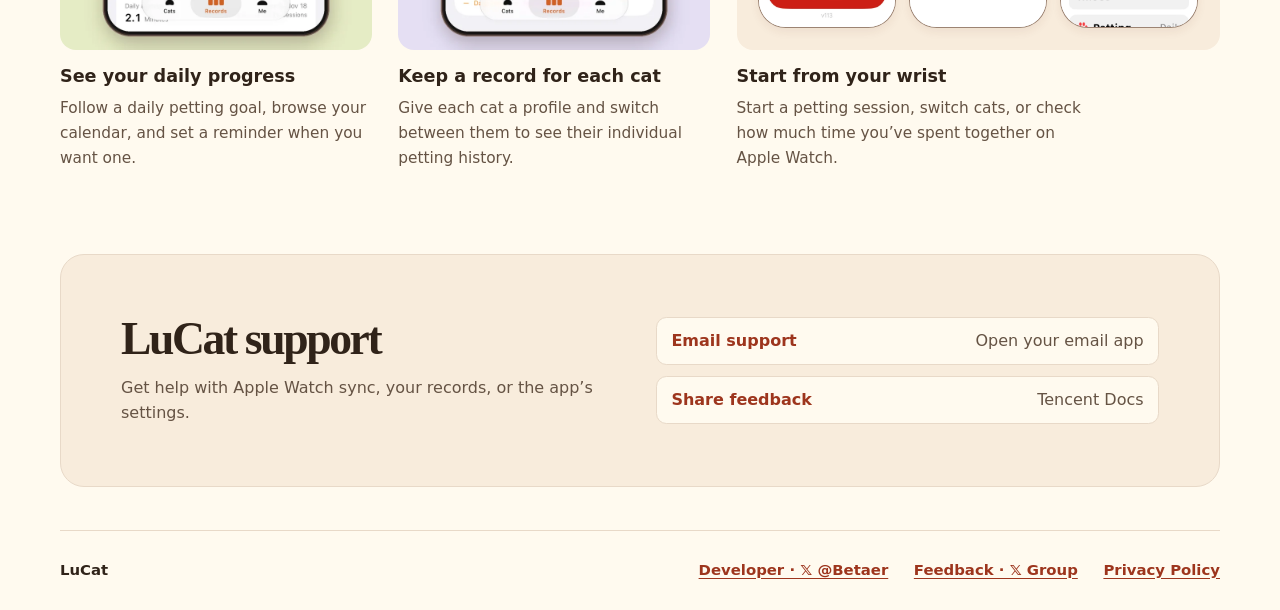
<file: lucat/index.html>
<!doctype html>
<html lang="en-US">
<head>
  <meta charset="utf-8">
  <meta name="viewport" content="width=device-width, initial-scale=1">
  <meta name="theme-color" content="#fffaef">
  <title>LuCat | Cat Petting Timer for Apple Watch</title>
  <meta name="description" content="Track time with each cat. Start petting sessions on Apple Watch, see your daily progress, and keep a separate weight history for every cat.">
  <link rel="canonical" href="https://betaer.github.io/lucat/">
  <link rel="icon" type="image/webp" href="assets/images/lucat-icon.webp">
  <link rel="stylesheet" href="assets/css/landing.css?v=slim-frames">
  <script defer src="assets/js/support-email.js"></script>
  <meta property="og:type" content="website">
  <meta property="og:site_name" content="LuCat">
  <meta property="og:locale" content="en_US">
  <meta property="og:title" content="LuCat | Cat Petting Timer for Apple Watch">
  <meta property="og:description" content="Start a petting session from your wrist and keep a diary of time with each cat.">
  <meta property="og:url" content="https://betaer.github.io/lucat/">
  <meta property="og:image" content="https://betaer.github.io/lucat/assets/images/lucat-social.jpg">
  <meta property="og:image:width" content="1200">
  <meta property="og:image:height" content="514">
  <meta property="og:image:alt" content="LuCat icon beside the words Save your petting time.">
  <meta name="twitter:card" content="summary_large_image">
</head>
<body>
  <a class="skip-link" href="#main">Skip to content</a>
  <header class="site-header wrap" aria-label="Site header">
    <a class="brand" href="./" aria-label="LuCat home">
      <img src="assets/images/lucat-icon.webp" width="44" height="44" alt="">
      <span>LuCat</span>
    </a>
    <nav aria-label="Main navigation">
      <a href="#features">Features</a>
      <a href="#support">Support</a>
      <a href="privacy/?lang=en">Privacy</a>
    </nav>
  </header>

  <main id="main" class="wrap">
    <section class="hero" aria-labelledby="hero-title">
      <div class="hero-copy">
        <p class="devices">For iPhone, iPad, and Apple Watch</p>
        <h1 id="hero-title">A timer for petting your cat.</h1>
        <p class="hero-intro">Tap to start on Apple Watch. Revisit your sessions on iPhone and see how the minutes add up for each cat.</p>
        <a class="primary-link" href="#features">See how it works <span aria-hidden="true">↓</span></a>
      </div>
      <figure class="hero-visual" aria-label="LuCat on Apple Watch and iPhone">
        <div class="phone-frame">
          <img src="assets/images/session-timeline.webp?v=slim-frames" width="690" height="1500"
            fetchpriority="high" alt="LuCat on iPhone showing the duration and movement timeline of a saved petting session.">
        </div>
        <div class="watch-frame">
          <img src="assets/images/watch-start.webp" width="416" height="496"
            alt="LuCat on Apple Watch with Milo selected and the Start button ready to tap.">
        </div>
      </figure>
    </section>

    <section id="features" class="features" aria-labelledby="features-title">
      <div class="section-heading">
        <h2 id="features-title">A diary of time together.</h2>
        <p>See your own routines take shape and keep each cat’s records easy to find.</p>
      </div>
      <div class="feature-grid">
        <article class="feature">
          <a class="feature-shot" href="assets/images/daily-progress.webp">
            <img src="assets/images/daily-progress.webp" width="780" height="1696" loading="lazy"
              alt="How much time together today? An iPhone calendar shows daily petting rings.">
          </a>
          <h3>See your daily progress</h3>
          <p>Follow a daily petting goal, browse your calendar, and set a reminder when you want one.</p>
        </article>
        <article class="feature">
          <a class="feature-shot" href="assets/images/time-by-cat.webp">
            <img src="assets/images/time-by-cat.webp" width="780" height="1696" loading="lazy"
              alt="Time with each cat. Separate bar charts show the minutes spent with Luna and Milo on iPhone.">
          </a>
          <h3>Keep a record for each cat</h3>
          <p>Give each cat a profile and switch between them to see their individual petting history.</p>
        </article>
        <div class="feature-stack">
          <article class="feature">
            <a class="feature-shot" href="assets/images/duo-weight-trends.webp">
              <img src="assets/images/duo-weight-trends.webp" width="1160" height="816" loading="lazy"
                alt="Track changes in weight. A landscape iPhone Duo chart compares Luna’s and Milo’s weigh-ins.">
            </a>
            <h3>Watch weight change over time</h3>
            <p>Log weigh-ins in pounds or kilograms and view your cat’s weight trend on a chart.</p>
          </article>
          <article class="feature">
            <div class="watch-gallery">
              <a href="assets/images/watch-start.webp">
                <img src="assets/images/watch-start.webp" width="416" height="496" loading="lazy"
                  alt="Apple Watch showing Milo selected and the Start button.">
              </a>
              <a href="assets/images/watch-switch-cat.webp">
                <img src="assets/images/watch-switch-cat.webp" width="416" height="496" loading="lazy"
                  alt="Switch Cat on Apple Watch, with Milo selected and Luna available.">
              </a>
              <a href="assets/images/watch-time-with-luna.webp">
                <img src="assets/images/watch-time-with-luna.webp" width="416" height="496" loading="lazy"
                  alt="Luna’s Apple Watch summary shows total petting time and average session length.">
              </a>
            </div>
            <h3>Start from your wrist</h3>
            <p>Start a petting session, switch cats, or check how much time you’ve spent together on Apple Watch.</p>
          </article>
        </div>
      </div>
    </section>

    <section class="support" id="support" aria-labelledby="support-title">
      <div>
        <h2 id="support-title">LuCat support</h2>
        <p>Get help with Apple Watch sync, your records, or the app’s settings.</p>
      </div>
      <ul class="contact-links">
        <li>
          <a data-support-email>
            <strong>Email support</strong>
            <span data-email-label="Open your email app"><img src="assets/images/support-address.png" width="140" height="24" alt="Support email address"></span>
          </a>
        </li>
        <li><a href="https://docs.qq.com/doc/DVmpqSXpBYmVsdnZK"><strong>Share feedback</strong><span>Tencent Docs</span></a></li>
      </ul>
    </section>
  </main>

  <footer class="site-footer wrap">
    <span>LuCat</span>
    <nav aria-label="Footer">
      <a href="https://x.com/intent/user?screen_name=betaer" aria-label="Developer @Betaer on X">Developer · 𝕏 @Betaer</a>
      <a href="https://x.com/i/chat/group_join/g2122385444969349533/55EEg15kcr" aria-label="LuCat feedback group on X">Feedback · 𝕏 Group</a>
      <a href="privacy/?lang=en">Privacy Policy</a>
    </nav>
  </footer>
</body>
</html>
</file>
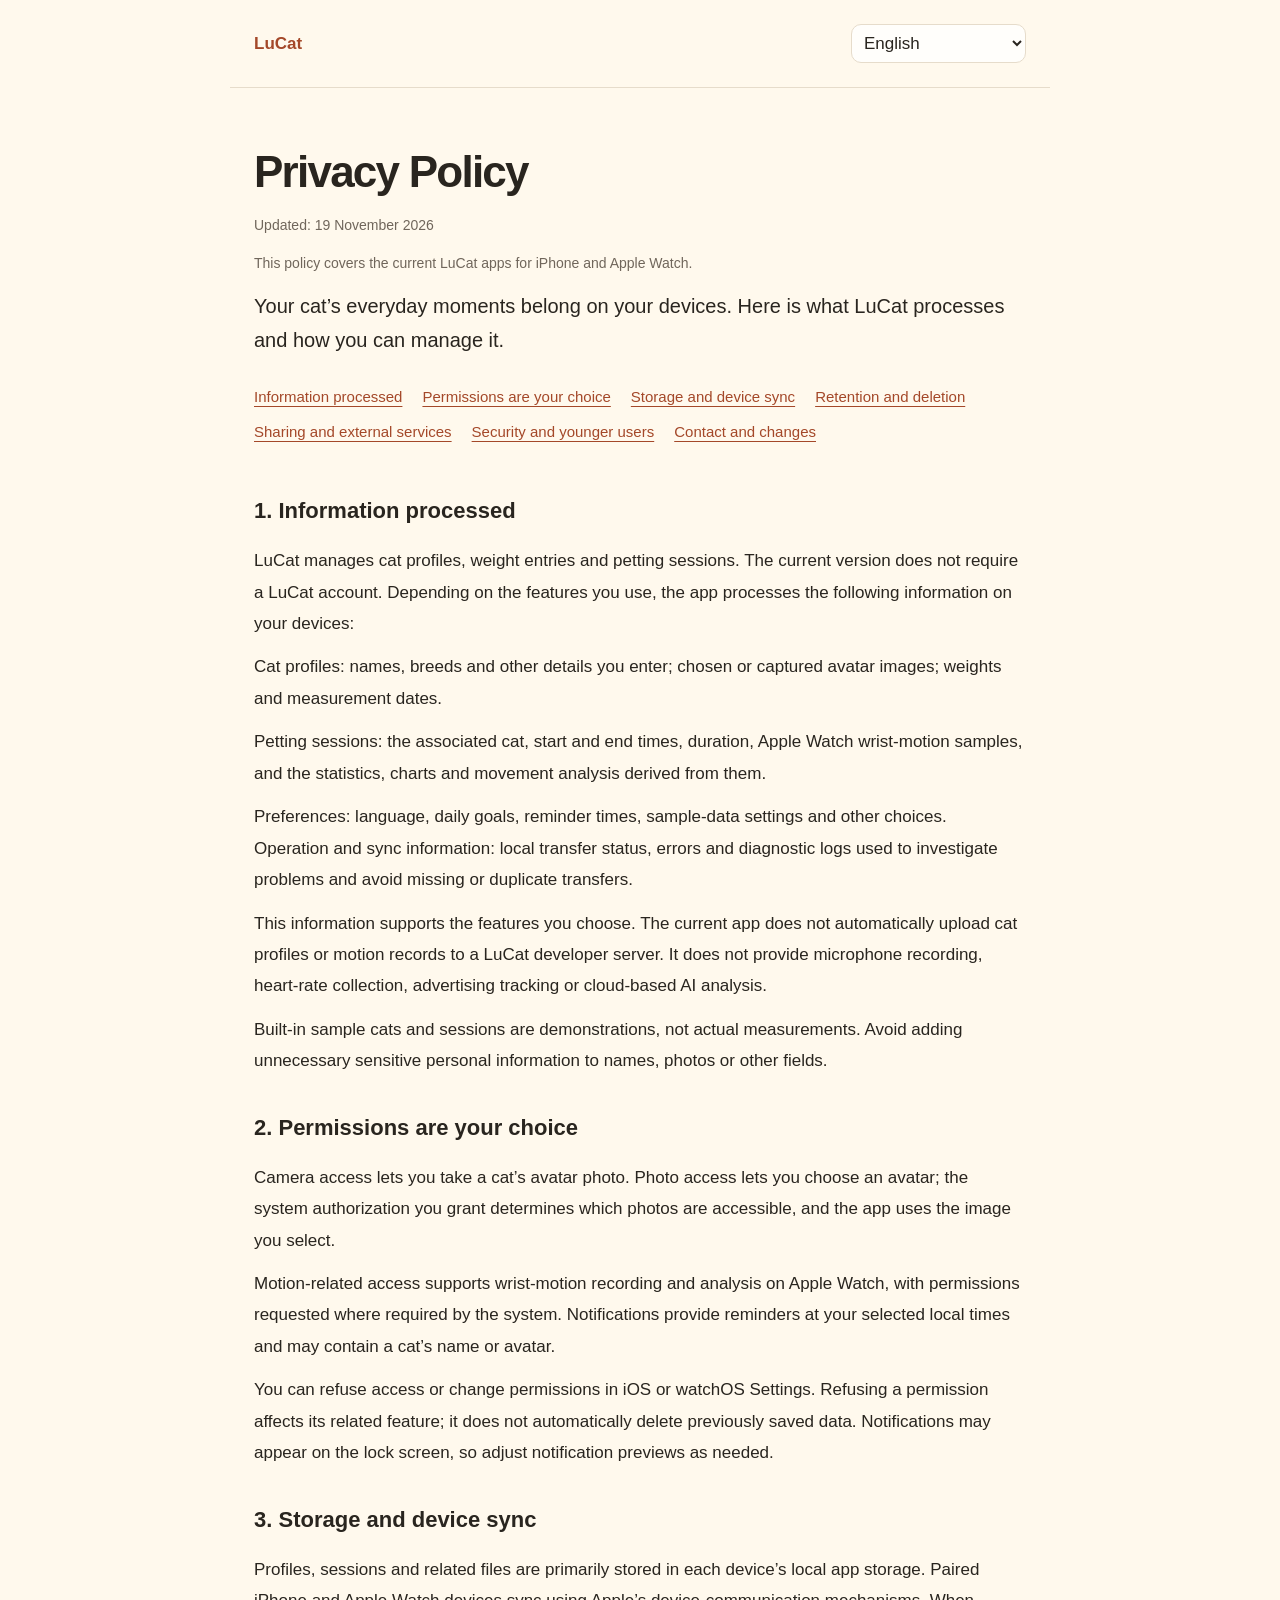
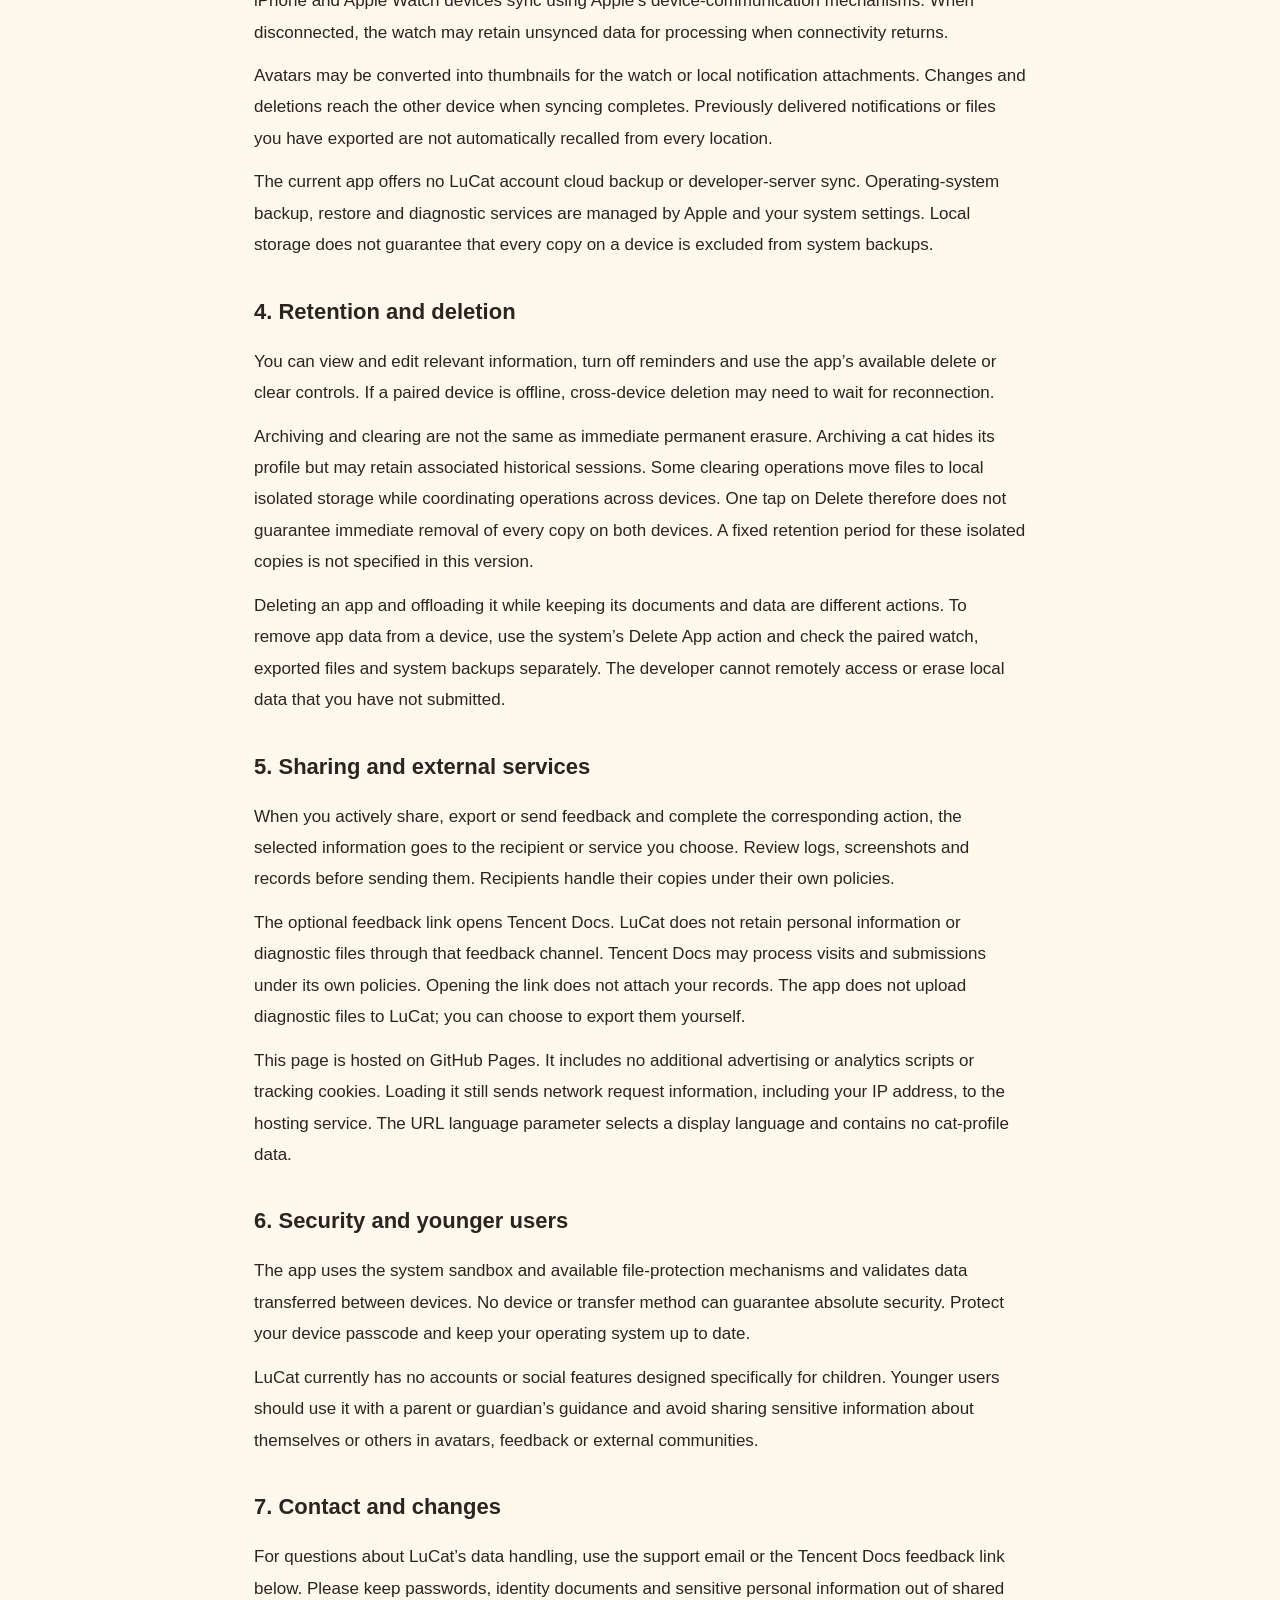
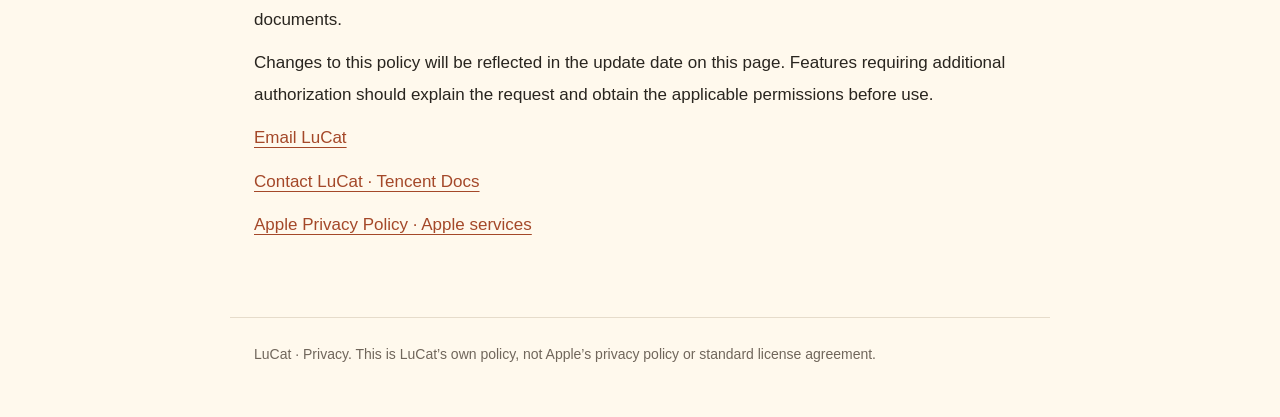
<file: lucat/privacy/index.html>
<!doctype html><html lang="en"><head><meta charset="utf-8"><meta name="viewport" content="width=device-width,initial-scale=1"><meta name="color-scheme" content="light dark"><meta name="description" content="LuCat privacy policy: local cat profiles, motion records, notifications and device sync."><title>Privacy Policy · LuCat</title><style>
:root{color-scheme:light dark;--bg:#fff9ed;--paper:#fffefb;--ink:#29251f;--muted:#70665b;--line:#e6dccb;--accent:#a44829}*{box-sizing:border-box}body{margin:0;background:var(--bg);color:var(--ink);font:17px/1.85 -apple-system,BlinkMacSystemFont,"Segoe UI",sans-serif}header,main,footer{max-width:820px;margin:auto;padding:24px}header{display:flex;align-items:center;justify-content:space-between;gap:20px;border-bottom:1px solid var(--line)}a{color:var(--accent);text-underline-offset:4px}header a{font-weight:700;text-decoration:none}select{font:inherit;color:var(--ink);background:var(--paper);border:1px solid var(--line);border-radius:10px;padding:8px;max-width:53%}main{padding-top:44px}h1{font-size:clamp(32px,6vw,44px);line-height:1.2;letter-spacing:-.04em;margin:14px 0}h2{font-size:22px;line-height:1.4;margin-top:36px}p{margin:12px 0}ul{padding-left:22px}.eyebrow{font-size:13px;font-weight:650;color:var(--accent);letter-spacing:.08em}.note{border:1px solid var(--line);border-radius:16px;background:var(--paper);padding:20px;margin:24px 0}.meta,footer{color:var(--muted);font-size:14px}.summary{font-size:20px;line-height:1.7}nav{display:flex;flex-wrap:wrap;gap:8px 20px;font-size:15px;padding:14px 0}footer{border-top:1px solid var(--line);margin-top:40px;padding-bottom:50px}:focus-visible{outline:3px solid var(--accent);outline-offset:4px}[hidden]{display:none!important}@media(prefers-color-scheme:dark){:root{--bg:#211e19;--paper:#2c2720;--ink:#f5efe5;--muted:#c1b4a2;--line:#544939;--accent:#ffae87}}@media(max-width:480px){header,main,footer{padding-left:20px;padding-right:20px}header{align-items:flex-start}select{font-size:14px}h2{font-size:20px}}@media print{body{background:white;color:black}select{display:none}a{color:inherit}.note{break-inside:avoid}}
[data-support-email] img{vertical-align:middle}@media(prefers-color-scheme:dark){[data-support-email] img{filter:brightness(0) invert(.89)}}
button[data-support-email]{appearance:none;background:none;border:0;padding:0;font:inherit;color:var(--accent);text-decoration:underline;text-underline-offset:4px;cursor:pointer}
</style><script defer src="../assets/js/support-email.js"></script></head><body><header><a id="brand" href="../?lang=en">LuCat</a><select id="language" aria-label="Language"><option value="en">English</option><option value="zh-Hans">简体中文</option><option value="zh-Hant-HK">繁體中文（香港）</option><option value="ru">Русский</option><option value="pt-BR">Português (Brasil)</option><option value="es-MX">Español (México)</option><option value="fr">Français</option><option value="de">Deutsch</option><option value="it">Italiano</option><option value="ja">日本語</option></select></header><main><h1 id="title">Privacy Policy</h1><p id="updated" class="meta">Updated: 19 November 2026</p><p id="scope" class="meta">This policy covers the current LuCat apps for iPhone and Apple Watch.</p><p id="intro" class="summary">Your cat’s everyday moments belong on your devices. Here is what LuCat processes and how you can manage it.</p><nav id="contents" aria-label="Contents"></nav><div id="sections"><section id="data"><h2>1. Information processed</h2><p>LuCat manages cat profiles, weight entries and petting sessions. The current version does not require a LuCat account. Depending on the features you use, the app processes the following information on your devices:</p><p>Cat profiles: names, breeds and other details you enter; chosen or captured avatar images; weights and measurement dates.</p><p>Petting sessions: the associated cat, start and end times, duration, Apple Watch wrist-motion samples, and the statistics, charts and movement analysis derived from them.</p><p>Preferences: language, daily goals, reminder times, sample-data settings and other choices. Operation and sync information: local transfer status, errors and diagnostic logs used to investigate problems and avoid missing or duplicate transfers.</p><p>This information supports the features you choose. The current app does not automatically upload cat profiles or motion records to a LuCat developer server. It does not provide microphone recording, heart-rate collection, advertising tracking or cloud-based AI analysis.</p><p>Built-in sample cats and sessions are demonstrations, not actual measurements. Avoid adding unnecessary sensitive personal information to names, photos or other fields.</p></section><section id="permissions"><h2>2. Permissions are your choice</h2><p>Camera access lets you take a cat’s avatar photo. Photo access lets you choose an avatar; the system authorization you grant determines which photos are accessible, and the app uses the image you select.</p><p>Motion-related access supports wrist-motion recording and analysis on Apple Watch, with permissions requested where required by the system. Notifications provide reminders at your selected local times and may contain a cat’s name or avatar.</p><p>You can refuse access or change permissions in iOS or watchOS Settings. Refusing a permission affects its related feature; it does not automatically delete previously saved data. Notifications may appear on the lock screen, so adjust notification previews as needed.</p></section><section id="storage"><h2>3. Storage and device sync</h2><p>Profiles, sessions and related files are primarily stored in each device’s local app storage. Paired iPhone and Apple Watch devices sync using Apple’s device-communication mechanisms. When disconnected, the watch may retain unsynced data for processing when connectivity returns.</p><p>Avatars may be converted into thumbnails for the watch or local notification attachments. Changes and deletions reach the other device when syncing completes. Previously delivered notifications or files you have exported are not automatically recalled from every location.</p><p>The current app offers no LuCat account cloud backup or developer-server sync. Operating-system backup, restore and diagnostic services are managed by Apple and your system settings. Local storage does not guarantee that every copy on a device is excluded from system backups.</p></section><section id="control"><h2>4. Retention and deletion</h2><p>You can view and edit relevant information, turn off reminders and use the app’s available delete or clear controls. If a paired device is offline, cross-device deletion may need to wait for reconnection.</p><p>Archiving and clearing are not the same as immediate permanent erasure. Archiving a cat hides its profile but may retain associated historical sessions. Some clearing operations move files to local isolated storage while coordinating operations across devices. One tap on Delete therefore does not guarantee immediate removal of every copy on both devices. A fixed retention period for these isolated copies is not specified in this version.</p><p>Deleting an app and offloading it while keeping its documents and data are different actions. To remove app data from a device, use the system’s Delete App action and check the paired watch, exported files and system backups separately. The developer cannot remotely access or erase local data that you have not submitted.</p></section><section id="third-party"><h2>5. Sharing and external services</h2><p>When you actively share, export or send feedback and complete the corresponding action, the selected information goes to the recipient or service you choose. Review logs, screenshots and records before sending them. Recipients handle their copies under their own policies.</p><p>The optional feedback link opens Tencent Docs. LuCat does not retain personal information or diagnostic files through that feedback channel. Tencent Docs may process visits and submissions under its own policies. Opening the link does not attach your records. The app does not upload diagnostic files to LuCat; you can choose to export them yourself.</p><p>This page is hosted on GitHub Pages. It includes no additional advertising or analytics scripts or tracking cookies. Loading it still sends network request information, including your IP address, to the hosting service. The URL language parameter selects a display language and contains no cat-profile data.</p></section><section id="security"><h2>6. Security and younger users</h2><p>The app uses the system sandbox and available file-protection mechanisms and validates data transferred between devices. No device or transfer method can guarantee absolute security. Protect your device passcode and keep your operating system up to date.</p><p>LuCat currently has no accounts or social features designed specifically for children. Younger users should use it with a parent or guardian’s guidance and avoid sharing sensitive information about themselves or others in avatars, feedback or external communities.</p></section><section id="contact"><h2>7. Contact and changes</h2><p>For questions about LuCat’s data handling, use the support email or the Tencent Docs feedback link below. Please keep passwords, identity documents and sensitive personal information out of shared documents.</p><p>Changes to this policy will be reflected in the update date on this page. Features requiring additional authorization should explain the request and obtain the applicable permissions before use.</p></section></div><p><a data-support-email><span id="email-action" data-email-label="Email LuCat"><img src="../assets/images/support-address.png" width="140" height="24" alt="Support email address"></span></a></p><p><a id="feedback" href="https://docs.qq.com/doc/DVmpqSXpBYmVsdnZK" target="_blank" rel="noopener noreferrer">Contact LuCat · Tencent Docs</a></p><p><a id="hosting" href="https://www.apple.com/legal/privacy/en-ww/" target="_blank" rel="noopener noreferrer">Apple Privacy Policy · Apple services</a></p></main><footer id="footer">LuCat · Privacy. This is LuCat’s own policy, not Apple’s privacy policy or standard license agreement.</footer><script id="translations" type="application/json">{"en":{"languageName":"English","title":"Privacy Policy","brand":"LuCat","updated":"Updated: 19 November 2026","scope":"This policy covers the current LuCat apps for iPhone and Apple Watch.","intro":"Your cat’s everyday moments belong on your devices. Here is what LuCat processes and how you can manage it.","sections":[{"id":"data","title":"1. Information processed","paragraphs":["LuCat manages cat profiles, weight entries and petting sessions. The current version does not require a LuCat account. Depending on the features you use, the app processes the following information on your devices:","Cat profiles: names, breeds and other details you enter; chosen or captured avatar images; weights and measurement dates.","Petting sessions: the associated cat, start and end times, duration, Apple Watch wrist-motion samples, and the statistics, charts and movement analysis derived from them.","Preferences: language, daily goals, reminder times, sample-data settings and other choices. Operation and sync information: local transfer status, errors and diagnostic logs used to investigate problems and avoid missing or duplicate transfers.","This information supports the features you choose. The current app does not automatically upload cat profiles or motion records to a LuCat developer server. It does not provide microphone recording, heart-rate collection, advertising tracking or cloud-based AI analysis.","Built-in sample cats and sessions are demonstrations, not actual measurements. Avoid adding unnecessary sensitive personal information to names, photos or other fields."]},{"id":"permissions","title":"2. Permissions are your choice","paragraphs":["Camera access lets you take a cat’s avatar photo. Photo access lets you choose an avatar; the system authorization you grant determines which photos are accessible, and the app uses the image you select.","Motion-related access supports wrist-motion recording and analysis on Apple Watch, with permissions requested where required by the system. Notifications provide reminders at your selected local times and may contain a cat’s name or avatar.","You can refuse access or change permissions in iOS or watchOS Settings. Refusing a permission affects its related feature; it does not automatically delete previously saved data. Notifications may appear on the lock screen, so adjust notification previews as needed."]},{"id":"storage","title":"3. Storage and device sync","paragraphs":["Profiles, sessions and related files are primarily stored in each device’s local app storage. Paired iPhone and Apple Watch devices sync using Apple’s device-communication mechanisms. When disconnected, the watch may retain unsynced data for processing when connectivity returns.","Avatars may be converted into thumbnails for the watch or local notification attachments. Changes and deletions reach the other device when syncing completes. Previously delivered notifications or files you have exported are not automatically recalled from every location.","The current app offers no LuCat account cloud backup or developer-server sync. Operating-system backup, restore and diagnostic services are managed by Apple and your system settings. Local storage does not guarantee that every copy on a device is excluded from system backups."]},{"id":"control","title":"4. Retention and deletion","paragraphs":["You can view and edit relevant information, turn off reminders and use the app’s available delete or clear controls. If a paired device is offline, cross-device deletion may need to wait for reconnection.","Archiving and clearing are not the same as immediate permanent erasure. Archiving a cat hides its profile but may retain associated historical sessions. Some clearing operations move files to local isolated storage while coordinating operations across devices. One tap on Delete therefore does not guarantee immediate removal of every copy on both devices. A fixed retention period for these isolated copies is not specified in this version.","Deleting an app and offloading it while keeping its documents and data are different actions. To remove app data from a device, use the system’s Delete App action and check the paired watch, exported files and system backups separately. The developer cannot remotely access or erase local data that you have not submitted."]},{"id":"third-party","title":"5. Sharing and external services","paragraphs":["When you actively share, export or send feedback and complete the corresponding action, the selected information goes to the recipient or service you choose. Review logs, screenshots and records before sending them. Recipients handle their copies under their own policies.","The optional feedback link opens Tencent Docs. LuCat does not retain personal information or diagnostic files through that feedback channel. Tencent Docs may process visits and submissions under its own policies. Opening the link does not attach your records. The app does not upload diagnostic files to LuCat; you can choose to export them yourself.","This page is hosted on GitHub Pages. It includes no additional advertising or analytics scripts or tracking cookies. Loading it still sends network request information, including your IP address, to the hosting service. The URL language parameter selects a display language and contains no cat-profile data."]},{"id":"security","title":"6. Security and younger users","paragraphs":["The app uses the system sandbox and available file-protection mechanisms and validates data transferred between devices. No device or transfer method can guarantee absolute security. Protect your device passcode and keep your operating system up to date.","LuCat currently has no accounts or social features designed specifically for children. Younger users should use it with a parent or guardian’s guidance and avoid sharing sensitive information about themselves or others in avatars, feedback or external communities."]},{"id":"contact","title":"7. Contact and changes","paragraphs":["For questions about LuCat’s data handling, use the support email or the Tencent Docs feedback link below. Please keep passwords, identity documents and sensitive personal information out of shared documents.","Changes to this policy will be reflected in the update date on this page. Features requiring additional authorization should explain the request and obtain the applicable permissions before use."]}],"email":"Email LuCat","feedback":"Contact LuCat · Tencent Docs","hosting":"Apple Privacy Policy · Apple services","footer":"LuCat · Privacy. This is LuCat’s own policy, not Apple’s privacy policy or standard license agreement."},"zh-Hans":{"languageName":"简体中文","title":"隐私政策","brand":"LuCat 撸猫","updated":"更新日期：2026年11月19日","scope":"本政策适用于当前版本的 LuCat iPhone 与 Apple Watch App。","intro":"猫咪的日常，留在您的设备上。这里说明 LuCat 处理哪些信息，以及您可以如何管理它们。","sections":[{"id":"data","title":"1. 我们处理哪些信息","paragraphs":["LuCat 用于管理猫咪资料、体重及撸猫记录。当前版本无需注册 LuCat 账号。使用不同功能时，App 会在设备上处理以下信息：","猫咪资料：您填写的名称、品种等档案内容、选择或拍摄的头像，以及体重和测量日期。","撸猫记录：关联猫咪、开始与结束时间、时长，以及 Apple Watch 采集的手腕运动数据和据此生成的统计、曲线与动作分析结果。","使用设置：语言、每日目标、提醒时间、示例数据状态及其他偏好。运行与同步信息：设备间传输状态、错误及本地诊断日志，用于排查故障和避免重复、遗漏同步。","上述信息用于呈现您选择的功能。猫咪资料与运动记录不会由当前版本自动上传到 LuCat 开发者的服务器。当前版本不提供麦克风录音、心率采集、广告追踪或云端 AI 分析。","示例猫咪与示例记录属于内置演示内容，不代表真实采集的数据。请不要在猫咪名称、头像或其他字段中填写不必要的个人敏感信息。"]},{"id":"permissions","title":"2. 权限由您决定","paragraphs":["相机用于主动拍摄猫咪头像。照片访问用于选择头像；可访问的照片范围由您在系统授权界面中决定，App 以您实际选择的图片作为头像。","运动相关访问用于 Apple Watch 记录与分析手腕运动，按系统要求请求相关权限。通知用于在您设置的本地时间提醒您撸猫，通知可能包含猫咪名称和头像。","您可以拒绝授权，或在 iOS / watchOS 系统设置中修改权限。拒绝某项权限会影响对应功能，但不等于自动删除此前已保存的数据。系统通知可在锁定屏幕出现，请按需调整通知预览。"]},{"id":"storage","title":"3. 数据保存与设备同步","paragraphs":["猫咪档案、记录与相关文件主要保存在 iPhone 和 Apple Watch 的 App 本地存储中。配对设备通过 Apple 提供的设备通信机制同步；手表断开连接时，尚未同步的数据可能继续保留在手表上，待连接恢复后处理。","头像可能生成缩略图用于手表显示或本地通知附件。修改或删除资料后，配对设备上的变化取决于同步是否完成；已送达的系统通知或您已导出的文件不会因此自动从所有位置撤回。","当前 App 未提供 LuCat 账号云备份或开发者服务器同步。设备系统自身的备份、恢复及诊断服务由 Apple 和您的系统设置管理，不应把“本地保存”理解为设备上所有副本均绝对不会进入系统备份。"]},{"id":"control","title":"4. 管理、留存与删除","paragraphs":["您可以在 App 中查看、编辑相关资料，关闭提醒或使用提供的删除、清空功能。配对设备离线时，设备间的删除处理可能需要恢复连接后完成。","归档与清空并不等同于立即永久擦除。归档猫咪会隐藏档案，但可能保留关联的历史记录；部分清空流程会把数据移至本机隔离存储以完成跨设备操作。因此，点击一次“删除”并不保证立即清除两台设备上的全部副本。当前版本尚未规定此类隔离副本的固定留存期限。","删除 App 与“卸载但保留文稿和数据”并不相同。若希望清除设备上的 App 数据，请使用系统的删除 App 操作，并分别检查配对手表、已有导出文件及系统备份。开发者不能远程访问或替您擦除未提交给开发者的本地数据。"]},{"id":"third-party","title":"5. 分享、反馈与外部服务","paragraphs":["只有在您主动使用分享、导出或反馈功能并完成相应操作后，所选内容才会交给您选择的接收方或服务。请在发送日志、截图或记录前检查其中的信息，接收方的保存和使用受其规则约束。","可选的反馈链接会打开腾讯文档。LuCat 不通过此反馈渠道留存个人资料或诊断文件。腾讯文档可能依据其自身政策处理访问和提交内容。打开链接不会附带您的记录。App 不会向 LuCat 上传诊断文件；您可以自行选择导出。","本页由 GitHub Pages 托管，没有接入额外广告、分析脚本或追踪 Cookie。访问网页仍会向托管服务发送 IP 地址等网络请求信息。URL 中的语言参数只用于选择页面语言，不包含猫咪资料。"]},{"id":"security","title":"6. 安全与未成年人","paragraphs":["App 使用系统沙盒与可用的文件保护机制，并校验设备间传输的数据。但任何设备或传输方案都无法保证绝对安全，请保护设备解锁凭据并及时更新系统。","LuCat 当前没有专门面向儿童的账号或社交功能。未成年人应在监护人指导下使用，不应通过头像、反馈或外部社群披露自己或他人的敏感信息。"]},{"id":"contact","title":"7. 联系与政策更新","paragraphs":["如需就 LuCat 的数据处理提出问题，可使用下方的问题反馈入口，该链接会打开腾讯文档。请勿在可能公开的文档中提交密码、身份证件或其他敏感信息。","政策如有修订，将在本页标明新的更新日期；需要额外授权的功能应在使用前说明并请求相应权限。"]}],"email":"给 LuCat 发邮件","feedback":"联系 LuCat · 腾讯文档","hosting":"Apple 隐私政策 · Apple 服务","footer":"LuCat 撸猫 · 隐私。本页是 LuCat 自身的隐私政策，并非 Apple 的隐私政策或标准许可协议。"},"zh-Hant-HK":{"languageName":"繁體中文（香港）","title":"私隱政策","brand":"LuCat 撸貓","updated":"更新日期：2026年11月19日","scope":"本政策適用於目前的 LuCat iPhone 及 Apple Watch App。","intro":"與貓咪相伴的日常，留在您的裝置上。以下說明 LuCat 處理哪些資料，以及您可以如何管理。","sections":[{"id":"data","title":"1. 處理的資料","paragraphs":["LuCat 用於管理貓咪檔案、體重及摸貓記錄。目前版本無須註冊 LuCat 帳戶。視乎您使用的功能，App 會在裝置上處理以下資料：","貓咪檔案：您輸入的名字、品種及其他資料；選擇或拍攝的頭像；體重及量度日期。","摸貓記錄：相關貓咪、開始與結束時間、時長、Apple Watch 採集的手腕動作數據，以及據此產生的統計、圖表及動作分析結果。","偏好設定：語言、每日目標、提醒時間、示例資料設定及其他選項。運作與同步資料：本機傳輸狀態、錯誤及診斷記錄，用於排查問題，避免漏傳或重複傳輸。","上述資料用於提供您選用的功能。目前 App 不會自動將貓咪檔案或動作記錄上載至 LuCat 開發者的伺服器，亦不提供咪高峰錄音、心率採集、廣告追蹤或雲端 AI 分析。","內置的示例貓咪及記錄僅供示範，並非實際量度的資料。請勿在名字、相片或其他欄位中加入不必要的敏感個人資料。"]},{"id":"permissions","title":"2. 權限由您選擇","paragraphs":["相機存取權限用於拍攝貓咪頭像。相片存取權限用於選擇頭像；可存取的相片範圍取決於您在系統中授予的權限，App 會使用您選取的圖片。","動作相關存取權限用於 Apple Watch 的手腕動作記錄及分析，並會按系統要求申請權限。通知用於在您設定的本地時間發送提醒，可能包含貓咪名字或頭像。","您可以拒絕授權，或在 iOS、watchOS 的「設定」中更改權限。拒絕某項權限會影響相關功能，但不會自動刪除先前儲存的資料。通知可能顯示於鎖定畫面，請按需要調整通知預覽設定。"]},{"id":"storage","title":"3. 儲存與裝置同步","paragraphs":["貓咪資料、記錄及相關檔案主要儲存在各裝置的 App 本機儲存空間中。已配對的 iPhone 與 Apple Watch 透過 Apple 的裝置通訊機制同步。斷線期間，手錶可能保留尚未同步的資料，待連線恢復後處理。","頭像可能會轉換為縮圖，供手錶顯示或作為本機通知附件。修改及刪除會在同步完成後反映到另一裝置。已送達的通知或已匯出的檔案，不會因此自動從所有位置收回。","目前 App 不提供 LuCat 帳戶雲端備份或開發者伺服器同步。作業系統的備份、還原及診斷服務由 Apple 及您的系統設定管理。本機儲存並不保證裝置上的每份副本都不會納入系統備份。"]},{"id":"control","title":"4. 保留與刪除","paragraphs":["您可以查看及編輯相關資料、關閉提醒，或使用 App 提供的刪除及清空功能。若已配對的裝置離線，跨裝置刪除可能需要等待重新連線後才完成。","封存與清空並不等同於即時永久清除。封存貓咪會隱藏其檔案，但可能保留相關的歷史記錄。部分清空操作會在協調兩台裝置的處理期間，將檔案移至本機隔離儲存空間。因此，按一次「刪除」不保證即時移除兩台裝置上的每份副本。目前版本未訂明這些隔離副本的固定保留期限。","刪除 App 與保留文件及資料、僅卸載 App 是兩種不同操作。若要移除裝置上的 App 資料，請使用系統的「刪除 App」功能，並另外檢查已配對的手錶、匯出的檔案及系統備份。開發者無法遙距存取或清除您未有提交的本機資料。"]},{"id":"third-party","title":"5. 分享與外部服務","paragraphs":["當您主動分享、匯出或發送意見，並完成相應操作後，所選資料會交予您指定的接收者或服務。發送記錄檔、螢幕截圖或記錄前，請先檢查內容。接收者會按其自身政策處理取得的副本。","選用的意見回饋連結會開啟騰訊文檔。LuCat 不會透過此回饋渠道保留個人資料或診斷檔案。騰訊文檔可能按其本身政策處理瀏覽及提交內容。開啟連結不會附上您的記錄。App 不會向 LuCat 上載診斷檔案；您可以自行選擇匯出。","本頁由 GitHub Pages 託管，沒有加入額外廣告、分析程式或追蹤 Cookie。瀏覽網頁仍會向託管服務傳送 IP 位址等網絡請求資料。網址中的語言參數只用於選擇顯示語言，不包含貓咪檔案資料。"]},{"id":"security","title":"6. 安全與未成年使用者","paragraphs":["App 使用系統沙盒及可用的檔案保護機制，並驗證裝置之間傳輸的資料。但任何裝置或傳輸方法都無法保證絕對安全。請妥善保管裝置密碼，並保持作業系統更新。","LuCat 目前沒有專為兒童設計的帳戶或社交功能。未成年使用者應在家長或監護人指導下使用，避免透過頭像、意見回饋或外部社群披露自己或他人的敏感資料。"]},{"id":"contact","title":"7. 聯絡與政策更新","paragraphs":["如對 LuCat 的資料處理有疑問，可使用下方的意見回饋連結，連結會開啟騰訊文件。請勿在可能公開的文件中提交密碼、身份證明文件或敏感個人資料。","本政策如有更改，會反映於本頁的更新日期。需要額外授權的功能，應在使用前說明原因並取得適用的權限。"]}],"email":"發電郵給 LuCat","feedback":"聯絡 LuCat · 騰訊文件","hosting":"Apple 私隱政策 · Apple 服務","footer":"LuCat · 私隱。本政策由 LuCat 自行訂立，並非 Apple 的私隱政策或標準授權協議。"},"ru":{"languageName":"Русский","title":"Политика конфиденциальности","brand":"LuCat","updated":"Обновлено: 19 ноября 2026 г.","scope":"Эта политика распространяется на текущие версии LuCat для iPhone и Apple Watch.","intro":"Моменты общения с вашей кошкой остаются на ваших устройствах. Здесь описано, какие сведения обрабатывает LuCat и как ими управлять.","sections":[{"id":"data","title":"1. Какие сведения обрабатываются","paragraphs":["LuCat позволяет вести профили кошек, записи о весе и сеансах поглаживания. В текущей версии учётная запись LuCat не требуется. В зависимости от используемых функций приложение обрабатывает на ваших устройствах следующие сведения:","Профили кошек: имена, породы и другие введённые вами сведения; выбранные или сделанные фотографии профиля; вес и даты измерений.","Сеансы поглаживания: связанная с записью кошка, время начала и окончания, длительность, измерения движений запястья с Apple Watch, а также полученные на их основе статистика, графики и результаты анализа движений.","Настройки: язык, ежедневные цели, время напоминаний, параметры демонстрационных данных и другие предпочтения. Служебные сведения и данные синхронизации: состояние локальной передачи, ошибки и диагностические журналы для поиска неполадок и предотвращения пропусков или повторной передачи данных.","Эти сведения используются для выбранных вами функций. Текущая версия не загружает профили кошек или записи движений автоматически на сервер разработчика LuCat. В ней нет записи с микрофона, сбора данных о пульсе, рекламного отслеживания или облачного ИИ-анализа.","Встроенные примеры кошек и сеансов служат для демонстрации и не являются реальными измерениями. Не добавляйте без необходимости конфиденциальные персональные сведения в имена, фотографии и другие поля."]},{"id":"permissions","title":"2. Разрешения — на ваше усмотрение","paragraphs":["Доступ к камере позволяет сделать фотографию для профиля кошки. Доступ к фото позволяет выбрать её: перечень доступных фотографий определяется разрешением, выданным в системе, а приложение использует выбранное вами изображение.","Доступ к данным движения необходим для записи и анализа движений запястья на Apple Watch. Разрешения запрашиваются, когда это требуется системой. Уведомления напоминают о поглаживании в выбранное местное время и могут содержать имя или фотографию кошки.","Вы можете отказать в доступе или изменить разрешения в настройках iOS или watchOS. Отказ влияет на соответствующую функцию, но не удаляет автоматически ранее сохранённые данные. Уведомления могут появляться на экране блокировки; при необходимости настройте показ их содержимого."]},{"id":"storage","title":"3. Хранение и синхронизация","paragraphs":["Профили, сеансы и связанные файлы в основном хранятся локально в приложении на каждом устройстве. Связанные iPhone и Apple Watch синхронизируются через механизмы обмена данными Apple. При отсутствии связи часы могут сохранять ещё не переданные данные для обработки после восстановления соединения.","Фотографии профилей могут преобразовываться в миниатюры для часов или вложений в локальные уведомления. Изменения и удаления применяются на другом устройстве после завершения синхронизации. Уже доставленные уведомления и экспортированные файлы не отзываются автоматически из всех мест хранения.","Текущая версия не предоставляет облачное резервное копирование через учётную запись LuCat или синхронизацию с сервером разработчика. Системные службы резервного копирования, восстановления и диагностики управляются Apple и настройками вашей системы. Локальное хранение не гарантирует, что все копии на устройстве исключены из системных резервных копий."]},{"id":"control","title":"4. Сроки хранения и удаление","paragraphs":["Вы можете просматривать и изменять соответствующие сведения, отключать напоминания и использовать доступные в приложении команды удаления или очистки. Если связанное устройство не подключено, удаление на обоих устройствах может потребовать восстановления соединения.","Архивация и очистка не равнозначны немедленному безвозвратному удалению. При архивации кошки её профиль скрывается, но связанные с ней прошлые сеансы могут сохраняться. В ходе некоторых операций очистки файлы перемещаются в изолированное локальное хранилище, пока согласуются действия между устройствами. Поэтому одно нажатие «Удалить» не гарантирует немедленного удаления всех копий с обоих устройств. В этой версии фиксированный срок хранения таких изолированных копий не установлен.","Удаление приложения и его сгрузка с сохранением документов и данных — разные действия. Чтобы удалить данные приложения с устройства, используйте системную команду «Удалить приложение» и отдельно проверьте связанные часы, экспортированные файлы и системные резервные копии. Разработчик не может удалённо получить доступ к локальным данным, которые вы ему не отправляли, или стереть их."]},{"id":"third-party","title":"5. Передача данных и сторонние сервисы","paragraphs":["Когда вы по собственной инициативе делитесь данными, экспортируете их или отправляете отзыв и завершаете соответствующее действие, выбранные сведения передаются указанному вами получателю или сервису. Перед отправкой проверьте журналы, снимки экрана и записи. Получатели обрабатывают свои копии согласно собственным правилам.","Необязательная ссылка для обратной связи открывает Tencent Docs. LuCat не хранит персональные данные или диагностические файлы, переданные через этот канал. Tencent Docs может обрабатывать посещения и отправленные материалы в соответствии со своими правилами. При открытии ссылки ваши записи не прикрепляются. Приложение не загружает диагностические файлы в LuCat; при желании вы можете экспортировать их самостоятельно.","Эта страница размещена на GitHub Pages. Она не содержит дополнительных рекламных или аналитических скриптов и отслеживающих cookie. При её загрузке хостинг получает сведения о сетевом запросе, включая ваш IP-адрес. Параметр языка в URL используется для выбора языка страницы и не содержит данных профиля кошки."]},{"id":"security","title":"6. Безопасность и юные пользователи","paragraphs":["Приложение использует системную песочницу и доступные механизмы защиты файлов, а также проверяет данные, передаваемые между устройствами. Ни устройство, ни способ передачи не могут гарантировать абсолютную безопасность. Защищайте код-пароль устройства и своевременно обновляйте операционную систему.","В LuCat сейчас нет учётных записей или социальных функций, специально предназначенных для детей. Юным пользователям следует пользоваться приложением под руководством родителя или опекуна и не раскрывать конфиденциальные сведения о себе или других в фотографиях профиля, отзывах и внешних сообществах."]},{"id":"contact","title":"7. Обратная связь и изменения","paragraphs":["По вопросам обработки данных в LuCat воспользуйтесь ссылкой обратной связи ниже — она открывает Tencent Docs. Не отправляйте пароли, документы, удостоверяющие личность, или конфиденциальные персональные сведения в документ, который может быть общедоступным.","При изменении этой политики на странице будет указана новая дата обновления. Для функций, требующих дополнительных разрешений, следует объяснить запрос и получить соответствующие разрешения до начала использования."]}],"email":"Написать в LuCat","feedback":"Связаться с LuCat · Tencent Docs","hosting":"Политика конфиденциальности Apple · Сервисы Apple","footer":"LuCat · Конфиденциальность. Это собственная политика LuCat, а не политика конфиденциальности или стандартное лицензионное соглашение Apple."},"pt-BR":{"languageName":"Português (Brasil)","title":"Política de Privacidade","brand":"LuCat","updated":"Atualizada em 19 de novembro de 2026","scope":"Esta política se aplica às versões atuais dos apps LuCat para iPhone e Apple Watch.","intro":"Os momentos do dia a dia com seu gato ficam nos seus dispositivos. Entenda quais informações o LuCat trata e como você pode gerenciá-las.","sections":[{"id":"data","title":"1. Informações tratadas","paragraphs":["O LuCat organiza perfis de gatos, registros de peso e sessões de carinho. A versão atual não exige uma conta LuCat. Dependendo dos recursos que você utiliza, o app trata as seguintes informações nos seus dispositivos:","Perfis dos gatos: nomes, raças e outros dados que você informa; fotos de perfil escolhidas ou tiradas por você; pesos e datas das pesagens.","Sessões de carinho: o gato associado, horários de início e término, duração, amostras dos movimentos do pulso obtidas pelo Apple Watch e as estatísticas, gráficos e análises de movimento gerados a partir delas.","Preferências: idioma, metas diárias, horários dos lembretes, configurações dos dados de exemplo e outras escolhas. Informações de funcionamento e sincronização: status local das transferências, erros e registros de diagnóstico usados para investigar problemas e evitar transferências ausentes ou duplicadas.","Essas informações permitem oferecer os recursos que você escolhe. O app atual não envia automaticamente perfis de gatos nem registros de movimento para um servidor do desenvolvedor do LuCat. Ele não oferece gravação pelo microfone, coleta de frequência cardíaca, rastreamento publicitário ou análise de IA na nuvem.","Os gatos e as sessões de exemplo incluídos no app são demonstrações, não medições reais. Evite inserir informações pessoais sensíveis desnecessárias em nomes, fotos ou outros campos."]},{"id":"permissions","title":"2. Você escolhe as permissões","paragraphs":["O acesso à câmera permite tirar uma foto de perfil do gato. O acesso às fotos permite escolher essa imagem; a autorização concedida no sistema determina quais fotos ficam acessíveis, e o app utiliza a imagem que você selecionar.","O acesso relacionado a movimento permite registrar e analisar os movimentos do pulso no Apple Watch. As permissões são solicitadas quando exigidas pelo sistema. As notificações enviam lembretes nos horários locais que você escolher e podem incluir o nome ou a foto de um gato.","Você pode recusar o acesso ou alterar as permissões nos Ajustes do iOS ou do watchOS. Recusar uma permissão afeta o recurso correspondente, mas não exclui automaticamente os dados já salvos. As notificações podem aparecer na tela bloqueada; ajuste as prévias conforme sua preferência."]},{"id":"storage","title":"3. Armazenamento e sincronização","paragraphs":["Perfis, sessões e arquivos relacionados ficam armazenados principalmente no armazenamento local do app em cada dispositivo. O iPhone e o Apple Watch emparelhados sincronizam pelos mecanismos de comunicação entre dispositivos da Apple. Quando estiver desconectado, o relógio poderá manter dados ainda não sincronizados para processá-los quando a conexão voltar.","As fotos de perfil podem ser convertidas em miniaturas para exibição no relógio ou como anexos de notificações locais. Alterações e exclusões chegam ao outro dispositivo quando a sincronização é concluída. Notificações já entregues e arquivos exportados não são removidos automaticamente de todos os locais onde estejam.","O app atual não oferece backup na nuvem por conta LuCat nem sincronização com um servidor do desenvolvedor. Os serviços de backup, restauração e diagnóstico do sistema operacional são gerenciados pela Apple e pelos ajustes do sistema. O armazenamento local não garante que todas as cópias no dispositivo fiquem fora dos backups do sistema."]},{"id":"control","title":"4. Retenção e exclusão","paragraphs":["Você pode consultar e editar as informações, desativar os lembretes e usar os controles de exclusão ou limpeza disponíveis no app. Se um dispositivo emparelhado estiver offline, a exclusão entre dispositivos poderá precisar aguardar a reconexão.","Arquivar e limpar não equivalem a apagar tudo de forma permanente e imediata. Arquivar um gato oculta seu perfil, mas pode manter as sessões anteriores associadas a ele. Algumas operações de limpeza movem arquivos para um armazenamento isolado local enquanto coordenam as operações entre os dispositivos. Portanto, um toque em Excluir não garante a remoção imediata de todas as cópias nos dois dispositivos. Esta versão não especifica um prazo fixo de retenção para essas cópias isoladas.","Apagar um app e desinstalá-lo mantendo seus documentos e dados são ações diferentes. Para remover os dados do app de um dispositivo, use a opção Apagar App do sistema e verifique separadamente o relógio emparelhado, os arquivos exportados e os backups do sistema. O desenvolvedor não pode acessar nem apagar remotamente dados locais que você não tenha enviado."]},{"id":"third-party","title":"5. Compartilhamento e serviços externos","paragraphs":["Quando você decide compartilhar, exportar ou enviar feedback e conclui a ação, as informações selecionadas são encaminhadas ao destinatário ou serviço escolhido. Confira os registros, capturas de tela e sessões antes de enviá-los. Os destinatários tratam suas cópias de acordo com as próprias políticas.","O link opcional de feedback abre o Tencent Docs. O LuCat não retém dados pessoais nem arquivos de diagnóstico por esse canal. O Tencent Docs pode processar visitas e envios de acordo com suas próprias políticas. Abrir o link não anexa seus registros. O app não envia arquivos de diagnóstico ao LuCat; você pode optar por exportá-los manualmente.","Esta página é hospedada no GitHub Pages. Ela não inclui scripts adicionais de publicidade ou análise nem cookies de rastreamento. Ao carregá-la, informações da requisição de rede, incluindo seu endereço IP, ainda são enviadas ao serviço de hospedagem. O parâmetro de idioma na URL seleciona o idioma da página e não contém dados dos perfis dos gatos."]},{"id":"security","title":"6. Segurança e menores de idade","paragraphs":["O app usa o ambiente isolado do sistema, conhecido como sandbox, e os mecanismos de proteção de arquivos disponíveis, além de validar os dados transferidos entre dispositivos. Nenhum dispositivo ou método de transferência garante segurança absoluta. Proteja o código de acesso do seu dispositivo e mantenha o sistema operacional atualizado.","Atualmente, o LuCat não tem contas ou recursos sociais desenvolvidos especificamente para crianças. Menores de idade devem usar o app com orientação dos pais ou responsáveis e evitar divulgar informações sensíveis sobre si ou outras pessoas em fotos de perfil, feedback ou comunidades externas."]},{"id":"contact","title":"7. Contato e alterações","paragraphs":["Para dúvidas sobre o tratamento de dados pelo LuCat, use o link de feedback abaixo, que abre o Tencent Docs. Não envie senhas, documentos de identificação ou informações pessoais sensíveis em um documento que possa ficar visível ao público.","As alterações nesta política serão indicadas pela data de atualização desta página. Recursos que exigirem autorização adicional deverão explicar a solicitação e obter as permissões aplicáveis antes do uso."]}],"email":"Enviar e-mail para o LuCat","feedback":"Fale com o LuCat · Tencent Docs","hosting":"Política de Privacidade da Apple · Serviços Apple","footer":"LuCat · Privacidade. Esta é a política do próprio LuCat, não a política de privacidade nem o contrato de licença padrão da Apple."},"es-MX":{"languageName":"Español (México)","title":"Política de privacidad","brand":"LuCat","updated":"Actualizada el 19 de noviembre de 2026","scope":"Esta política se aplica a las versiones actuales de las apps LuCat para iPhone y Apple Watch.","intro":"Los momentos cotidianos con tu gato se quedan en tus dispositivos. Aquí explicamos qué información trata LuCat y cómo puedes administrarla.","sections":[{"id":"data","title":"1. Información que se trata","paragraphs":["LuCat organiza perfiles de gatos, registros de peso y sesiones de caricias. La versión actual no requiere una cuenta de LuCat. Según las funciones que uses, la app trata la siguiente información en tus dispositivos:","Perfiles de gatos: nombres, razas y otros datos que ingreses; fotos de perfil que elijas o tomes; pesos y fechas de medición.","Sesiones de caricias: el gato asociado, las horas de inicio y fin, la duración, las muestras del movimiento de la muñeca obtenidas con el Apple Watch y las estadísticas, gráficas y análisis de movimiento que se generan a partir de ellas.","Preferencias: idioma, metas diarias, horarios de recordatorios, ajustes de los datos de ejemplo y otras opciones. Información de funcionamiento y sincronización: estado local de las transferencias, errores y registros de diagnóstico para investigar problemas y evitar transferencias faltantes o duplicadas.","Esta información permite ofrecer las funciones que elijas. La app actual no carga automáticamente perfiles de gatos ni registros de movimiento a un servidor del desarrollador de LuCat. No ofrece grabación con el micrófono, recopilación de frecuencia cardiaca, rastreo publicitario ni análisis de IA en la nube.","Los gatos y las sesiones de ejemplo incluidos en la app son demostraciones, no mediciones reales. Evita agregar datos personales sensibles que no sean necesarios en nombres, fotos u otros campos."]},{"id":"permissions","title":"2. Tú decides los permisos","paragraphs":["El acceso a la cámara permite tomar una foto de perfil del gato. El acceso a las fotos permite elegirla; la autorización que otorgues en el sistema determina qué fotos están disponibles, y la app usa la imagen que selecciones.","El acceso relacionado con el movimiento permite registrar y analizar los movimientos de la muñeca en el Apple Watch. Se solicitan permisos cuando el sistema lo requiere. Las notificaciones envían recordatorios a las horas locales que elijas y pueden incluir el nombre o la foto de un gato.","Puedes negar el acceso o cambiar los permisos en la Configuración de iOS o watchOS. Negar un permiso afecta la función correspondiente, pero no elimina automáticamente los datos guardados anteriormente. Las notificaciones pueden aparecer en la pantalla bloqueada; ajusta las vistas previas según tus preferencias."]},{"id":"storage","title":"3. Almacenamiento y sincronización","paragraphs":["Los perfiles, las sesiones y los archivos relacionados se guardan principalmente en el almacenamiento local de la app en cada dispositivo. El iPhone y el Apple Watch enlazados se sincronizan mediante los mecanismos de comunicación entre dispositivos de Apple. Si se pierde la conexión, el reloj puede conservar los datos pendientes de sincronizar para procesarlos cuando se restablezca.","Las fotos de perfil pueden convertirse en miniaturas para mostrarse en el reloj o adjuntarse a notificaciones locales. Los cambios y las eliminaciones se reflejan en el otro dispositivo cuando termina la sincronización. Las notificaciones ya entregadas y los archivos que hayas exportado no se retiran automáticamente de todos los lugares donde se encuentren.","La app actual no ofrece respaldos en la nube mediante una cuenta de LuCat ni sincronización con un servidor del desarrollador. Los servicios de respaldo, restauración y diagnóstico del sistema operativo dependen de Apple y de la configuración de tu sistema. El almacenamiento local no garantiza que todas las copias del dispositivo queden excluidas de los respaldos del sistema."]},{"id":"control","title":"4. Conservación y eliminación","paragraphs":["Puedes consultar y editar la información, desactivar los recordatorios y usar las opciones para eliminar o borrar datos disponibles en la app. Si un dispositivo enlazado está sin conexión, la eliminación entre dispositivos puede requerir que vuelva a conectarse.","Archivar y borrar datos no equivale a eliminarlos de forma inmediata y definitiva. Al archivar un gato, se oculta su perfil, pero pueden conservarse las sesiones anteriores asociadas. Algunas operaciones de borrado mueven archivos a un almacenamiento local aislado mientras coordinan las acciones entre dispositivos. Por eso, tocar Eliminar una vez no garantiza que todas las copias de ambos dispositivos desaparezcan de inmediato. Esta versión no especifica un plazo fijo de conservación para esas copias aisladas.","Eliminar una app y desinstalarla conservando sus documentos y datos son acciones distintas. Para quitar los datos de la app de un dispositivo, usa la opción Eliminar app del sistema y revisa por separado el reloj enlazado, los archivos exportados y los respaldos del sistema. El desarrollador no puede acceder de forma remota a los datos locales que no hayas enviado ni eliminarlos."]},{"id":"third-party","title":"5. Compartir información y servicios externos","paragraphs":["Cuando decides compartir, exportar o enviar comentarios y completas la acción correspondiente, la información seleccionada se entrega al destinatario o servicio que elijas. Revisa los registros, las capturas de pantalla y las sesiones antes de enviarlos. Los destinatarios manejan sus copias conforme a sus propias políticas.","El enlace opcional de comentarios abre Tencent Docs. LuCat no conserva datos personales ni archivos de diagnóstico por ese canal. Tencent Docs puede procesar las visitas y los envíos según sus propias políticas. Al abrir el enlace no se adjuntan tus registros. La app no envía archivos de diagnóstico a LuCat; puedes exportarlos por tu cuenta si así lo deseas.","Esta página está alojada en GitHub Pages. No incluye scripts adicionales de publicidad o análisis ni cookies de rastreo. Al cargarla, se envía al servicio de alojamiento información de la solicitud de red, incluida tu dirección IP. El parámetro de idioma de la URL selecciona el idioma de la página y no contiene datos de los perfiles de los gatos."]},{"id":"security","title":"6. Seguridad y menores de edad","paragraphs":["La app utiliza el entorno aislado del sistema, conocido como sandbox, y los mecanismos de protección de archivos disponibles, y valida los datos que se transfieren entre dispositivos. Ningún dispositivo ni método de transferencia puede garantizar seguridad absoluta. Protege el código de acceso de tu dispositivo y mantén actualizado el sistema operativo.","Actualmente, LuCat no tiene cuentas ni funciones sociales diseñadas específicamente para niños. Los menores de edad deben usar la app con orientación de sus padres o tutores y evitar compartir información sensible propia o de otras personas mediante fotos de perfil, comentarios o comunidades externas."]},{"id":"contact","title":"7. Contacto y cambios","paragraphs":["Si tienes preguntas sobre cómo LuCat trata los datos, usa el enlace de comentarios de abajo, que abre Tencent Docs. No envíes contraseñas, documentos de identidad ni datos personales sensibles en un documento que pueda ser visible al público.","Los cambios en esta política se reflejarán en la fecha de actualización de esta página. Las funciones que requieran autorización adicional deberán explicar la solicitud y obtener los permisos correspondientes antes de usarse."]}],"email":"Escribir a LuCat por correo","feedback":"Contacta a LuCat · Tencent Docs","hosting":"Política de privacidad de Apple · Servicios de Apple","footer":"LuCat · Privacidad. Esta es la política propia de LuCat, no la política de privacidad ni el contrato de licencia estándar de Apple."},"fr":{"languageName":"Français","title":"Politique de confidentialité","brand":"LuCat","updated":"Mise à jour : 19 novembre 2026","scope":"Cette politique concerne les versions actuelles de LuCat pour iPhone et Apple Watch.","intro":"Les petits moments de votre chat restent sur vos appareils. Voici les informations traitées par LuCat et les moyens de les gérer.","sections":[{"id":"data","title":"1. Informations traitées","paragraphs":["LuCat permet de gérer les fiches de vos chats, leur poids et les séances de caresses. La version actuelle ne nécessite aucun compte LuCat. Selon les fonctionnalités utilisées, l’app traite les informations suivantes sur vos appareils :","Fiches des chats : noms, races et autres renseignements saisis ; photos de profil choisies ou prises avec l’appareil photo ; poids et dates de mesure.","Séances de caresses : chat concerné, heures de début et de fin, durée, mesures des mouvements du poignet provenant de l’Apple Watch, ainsi que les statistiques, graphiques et analyses de mouvement qui en découlent.","Préférences : langue, objectifs quotidiens, horaires des rappels, réglages des données d’exemple et autres choix. Informations de fonctionnement et de synchronisation : état des transferts locaux, erreurs et journaux de diagnostic servant à rechercher les problèmes et à éviter les transferts manquants ou en double.","Ces informations servent aux fonctionnalités que vous choisissez. La version actuelle n’envoie pas automatiquement les fiches des chats ni les données de mouvement à un serveur du développeur de LuCat. Elle ne propose ni enregistrement par microphone, ni collecte de fréquence cardiaque, ni suivi publicitaire, ni analyse par IA dans le cloud.","Les chats et séances d’exemple intégrés sont des démonstrations, pas des mesures réelles. Évitez de saisir des données personnelles sensibles inutiles dans les noms, les photos ou les autres champs."]},{"id":"permissions","title":"2. Vous choisissez les autorisations","paragraphs":["L’accès à l’appareil photo permet de photographier votre chat pour sa photo de profil. L’accès aux photos permet d’en choisir une ; les photos accessibles dépendent de l’autorisation accordée dans le système, et l’app utilise l’image que vous sélectionnez.","L’accès aux données de mouvement permet d’enregistrer et d’analyser les mouvements du poignet sur Apple Watch. Les autorisations sont demandées lorsque le système l’exige. Les notifications vous rappellent vos séances aux heures locales choisies et peuvent contenir le nom ou la photo de votre chat.","Vous pouvez refuser l’accès ou modifier les autorisations dans les réglages d’iOS ou de watchOS. Le refus affecte la fonctionnalité concernée, mais ne supprime pas automatiquement les données déjà enregistrées. Les notifications peuvent apparaître sur l’écran verrouillé ; adaptez leurs aperçus à vos besoins."]},{"id":"storage","title":"3. Stockage et synchronisation","paragraphs":["Les fiches, séances et fichiers associés sont principalement conservés dans le stockage local de l’app sur chaque appareil. L’iPhone et l’Apple Watch jumelés se synchronisent au moyen des mécanismes de communication d’Apple. Hors connexion, la montre peut conserver les données non synchronisées pour les traiter une fois la connexion rétablie.","Les photos de profil peuvent être converties en vignettes pour la montre ou pour les pièces jointes des notifications locales. Les modifications et suppressions sont répercutées sur l’autre appareil lorsque la synchronisation est terminée. Les notifications déjà reçues et les fichiers exportés ne sont pas automatiquement retirés de tous les emplacements.","La version actuelle ne propose ni sauvegarde cloud liée à un compte LuCat ni synchronisation avec un serveur du développeur. Les services de sauvegarde, de restauration et de diagnostic du système sont gérés par Apple et vos réglages système. Le stockage local ne garantit pas que toutes les copies présentes sur un appareil soient exclues des sauvegardes système."]},{"id":"control","title":"4. Conservation et suppression","paragraphs":["Vous pouvez consulter et modifier les informations concernées, désactiver les rappels et utiliser les commandes de suppression ou d’effacement proposées par l’app. Si un appareil jumelé est hors ligne, la suppression sur les deux appareils peut nécessiter d’attendre sa reconnexion.","L’archivage et l’effacement ne signifient pas une suppression définitive immédiate. Archiver un chat masque sa fiche, mais peut conserver les séances historiques qui lui sont associées. Certaines opérations d’effacement déplacent les fichiers vers un stockage local isolé pendant la coordination entre appareils. Appuyer une fois sur Supprimer ne garantit donc pas la disparition immédiate de toutes les copies sur les deux appareils. Aucune durée fixe de conservation de ces copies isolées n’est définie dans cette version.","Supprimer une app et la décharger en conservant ses documents et données sont deux opérations différentes. Pour retirer les données de l’app d’un appareil, utilisez la commande système Supprimer l’app et vérifiez séparément la montre jumelée, les fichiers exportés et les sauvegardes système. Le développeur ne peut ni consulter ni effacer à distance les données locales que vous ne lui avez pas transmises."]},{"id":"third-party","title":"5. Partage et services externes","paragraphs":["Lorsque vous partagez, exportez ou envoyez volontairement un commentaire et terminez l’opération correspondante, les informations sélectionnées sont transmises au destinataire ou au service de votre choix. Vérifiez les journaux, captures d’écran et enregistrements avant de les envoyer. Les destinataires gèrent leurs copies selon leurs propres politiques.","Le lien de commentaires, facultatif, ouvre Tencent Docs. LuCat ne conserve aucune donnée personnelle ni aucun fichier de diagnostic par ce canal. Tencent Docs peut traiter les visites et les envois selon ses propres politiques. Vos enregistrements ne sont pas joints à l’ouverture du lien. L’application ne transmet pas de fichiers de diagnostic à LuCat ; vous pouvez choisir de les exporter vous-même.","Cette page est hébergée sur GitHub Pages. Elle ne contient aucun script publicitaire ou d’analyse supplémentaire, ni cookie de suivi. Son chargement transmet néanmoins à l’hébergeur des informations sur la requête réseau, dont votre adresse IP. Le paramètre de langue dans l’URL sert à choisir la langue d’affichage et ne contient aucune donnée sur les chats."]},{"id":"security","title":"6. Sécurité et jeunes utilisateurs","paragraphs":["L’app utilise le bac à sable du système et les mécanismes disponibles de protection des fichiers, et vérifie les données transférées entre appareils. Aucun appareil ni mode de transfert ne peut garantir une sécurité absolue. Protégez le code de votre appareil et maintenez votre système à jour.","LuCat ne propose actuellement aucun compte ni aucune fonctionnalité sociale spécialement destinés aux enfants. Les jeunes utilisateurs doivent l’utiliser sous la responsabilité d’un parent ou tuteur et éviter de révéler des informations sensibles sur eux-mêmes ou sur autrui dans les photos de profil, les commentaires ou les communautés externes."]},{"id":"contact","title":"7. Contact et modifications","paragraphs":["Pour toute question sur le traitement des données par LuCat, utilisez le lien de contact ci-dessous, qui ouvre Tencent Docs. Ne transmettez pas de mots de passe, de pièces d’identité ou de données personnelles sensibles dans un document susceptible d’être public.","Toute modification de cette politique sera indiquée par la date de mise à jour de cette page. Les fonctionnalités nécessitant une autorisation supplémentaire doivent expliquer la demande et obtenir les autorisations correspondantes avant utilisation."]}],"email":"Contacter LuCat par e-mail","feedback":"Contacter LuCat · Tencent Docs","hosting":"Politique de confidentialité d’Apple · Services Apple","footer":"LuCat · Confidentialité. Il s’agit de la politique propre à LuCat, et non de la politique de confidentialité ou du contrat de licence standard d’Apple."},"de":{"languageName":"Deutsch","title":"Datenschutzerklärung","brand":"LuCat","updated":"Aktualisiert am 19. November 2026","scope":"Diese Erklärung gilt für die aktuellen LuCat-Apps für iPhone und Apple Watch.","intro":"Die gemeinsamen Momente mit Ihrer Katze gehören auf Ihre Geräte. Hier erfahren Sie, welche Informationen LuCat verarbeitet und wie Sie diese verwalten können.","sections":[{"id":"data","title":"1. Verarbeitete Informationen","paragraphs":["LuCat verwaltet Katzenprofile, Gewichtseinträge und Streicheleinheiten. Für die aktuelle Version ist kein LuCat-Konto erforderlich. Je nach verwendeten Funktionen verarbeitet die App folgende Informationen auf Ihren Geräten:","Katzenprofile: eingegebene Namen, Rassen und weitere Angaben; ausgewählte oder aufgenommene Profilbilder; Gewichtswerte und Messdaten.","Streicheleinheiten: die zugeordnete Katze, Beginn, Ende, Dauer, von der Apple Watch erfasste Handgelenkbewegungen sowie daraus abgeleitete Statistiken, Diagramme und Bewegungsanalysen.","Einstellungen: Sprache, Tagesziele, Erinnerungszeiten, Einstellungen für Beispieldaten und weitere Präferenzen. Betriebs- und Synchronisierungsinformationen: lokaler Übertragungsstatus, Fehler und Diagnoseprotokolle zur Fehlersuche sowie zur Vermeidung fehlender oder doppelter Übertragungen.","Diese Informationen dienen den von Ihnen ausgewählten Funktionen. Die aktuelle App lädt Katzenprofile oder Bewegungsaufzeichnungen nicht automatisch auf einen Server des LuCat-Entwicklers hoch. Sie bietet keine Mikrofonaufzeichnung, Herzfrequenzerfassung, Werbeverfolgung oder cloudbasierte KI-Analyse.","Die integrierten Beispielkatzen und Streicheleinheiten dienen der Veranschaulichung und sind keine tatsächlichen Messungen. Geben Sie in Namen, Fotos oder anderen Feldern keine unnötigen sensiblen personenbezogenen Informationen an."]},{"id":"permissions","title":"2. Sie entscheiden über Berechtigungen","paragraphs":["Der Kamerazugriff ermöglicht ein Profilfoto Ihrer Katze. Der Fotozugriff dient zur Auswahl eines Profilbilds. Welche Fotos zugänglich sind, richtet sich nach Ihrer Systemberechtigung; die App verwendet das von Ihnen ausgewählte Bild.","Der Zugriff auf Bewegungsdaten unterstützt die Aufzeichnung und Analyse von Handgelenkbewegungen auf der Apple Watch. Erforderliche Berechtigungen werden entsprechend den Systemvorgaben angefragt. Mitteilungen erinnern Sie zu den gewählten lokalen Uhrzeiten und können den Namen oder das Profilbild einer Katze enthalten.","Sie können den Zugriff ablehnen oder Berechtigungen in den Einstellungen von iOS oder watchOS ändern. Eine Ablehnung betrifft die zugehörige Funktion, löscht aber nicht automatisch bereits gespeicherte Daten. Mitteilungen können auf dem Sperrbildschirm erscheinen. Passen Sie deren Vorschauen bei Bedarf an."]},{"id":"storage","title":"3. Speicherung und Gerätesynchronisierung","paragraphs":["Profile, Aufzeichnungen und zugehörige Dateien werden hauptsächlich im lokalen App-Speicher des jeweiligen Geräts gespeichert. Ein gekoppeltes iPhone und eine Apple Watch synchronisieren sich über Apples Mechanismen zur Gerätekommunikation. Ohne Verbindung kann die Watch noch nicht synchronisierte Daten aufbewahren, bis die Verbindung wiederhergestellt ist.","Profilbilder können für die Watch oder als Anhänge lokaler Mitteilungen in Vorschaubilder umgewandelt werden. Änderungen und Löschungen erreichen das andere Gerät nach abgeschlossener Synchronisierung. Bereits zugestellte Mitteilungen oder exportierte Dateien werden nicht automatisch von allen Speicherorten zurückgerufen.","Die aktuelle App bietet weder ein Cloud-Backup über ein LuCat-Konto noch eine Synchronisierung mit einem Entwicklerserver. Sicherungs-, Wiederherstellungs- und Diagnosedienste des Betriebssystems werden durch Apple und Ihre Systemeinstellungen gesteuert. Lokale Speicherung garantiert nicht, dass jede Kopie auf einem Gerät von Systemsicherungen ausgeschlossen ist."]},{"id":"control","title":"4. Aufbewahrung und Löschung","paragraphs":["Sie können die betreffenden Informationen ansehen und bearbeiten, Erinnerungen ausschalten sowie die angebotenen Lösch- und Bereinigungsfunktionen verwenden. Ist ein gekoppeltes Gerät offline, kann die geräteübergreifende Löschung eine erneute Verbindung erfordern.","Archivieren und Bereinigen sind nicht mit einer sofortigen endgültigen Löschung gleichzusetzen. Das Archivieren einer Katze blendet ihr Profil aus, kann zugehörige frühere Aufzeichnungen jedoch erhalten. Einige Bereinigungsvorgänge verschieben Dateien während der Abstimmung zwischen Geräten in einen isolierten lokalen Speicher. Ein einmaliges Tippen auf Löschen garantiert daher nicht, dass sämtliche Kopien auf beiden Geräten sofort entfernt werden. Für diese isolierten Kopien ist in dieser Version keine feste Aufbewahrungsdauer festgelegt.","Das Löschen einer App und das Auslagern unter Beibehaltung ihrer Dokumente und Daten sind unterschiedliche Vorgänge. Um App-Daten von einem Gerät zu entfernen, verwenden Sie die Systemfunktion App löschen und prüfen Sie die gekoppelte Watch, exportierte Dateien und Systemsicherungen gesondert. Der Entwickler kann nicht aus der Ferne auf lokale Daten zugreifen oder sie löschen, sofern Sie diese nicht übermittelt haben."]},{"id":"third-party","title":"5. Teilen und externe Dienste","paragraphs":["Wenn Sie Inhalte aktiv teilen, exportieren oder Feedback senden und den jeweiligen Vorgang abschließen, werden die ausgewählten Informationen an den von Ihnen bestimmten Empfänger oder Dienst übermittelt. Prüfen Sie Protokolle, Bildschirmfotos und Aufzeichnungen vor dem Senden. Empfänger behandeln ihre Kopien nach ihren eigenen Richtlinien.","Der freiwillige Feedback-Link öffnet Tencent Docs. LuCat speichert über diesen Feedback-Kanal keine personenbezogenen Daten oder Diagnosedateien. Tencent Docs kann Besuche und Einreichungen nach eigenen Richtlinien verarbeiten. Beim Öffnen des Links werden Ihre Aufzeichnungen nicht angehängt. Die App lädt keine Diagnosedateien zu LuCat hoch; Sie können sie bei Bedarf selbst exportieren.","Diese Seite wird auf GitHub Pages gehostet. Sie enthält keine zusätzlichen Werbe- oder Analyseskripte und keine Tracking-Cookies. Beim Laden werden dennoch Informationen zur Netzwerkanfrage, einschließlich Ihrer IP-Adresse, an den Hosting-Dienst übermittelt. Der Sprachparameter in der URL wählt die Anzeigesprache aus und enthält keine Daten aus Katzenprofilen."]},{"id":"security","title":"6. Sicherheit und jüngere Nutzer","paragraphs":["Die App nutzt die Sandbox des Systems und verfügbare Dateischutzmechanismen und prüft zwischen Geräten übertragene Daten. Kein Gerät und kein Übertragungsverfahren kann absolute Sicherheit garantieren. Schützen Sie Ihren Gerätecode und halten Sie Ihr Betriebssystem aktuell.","LuCat bietet derzeit keine speziell für Kinder vorgesehenen Konten oder sozialen Funktionen. Jüngere Nutzer sollten die App unter Anleitung eines Elternteils oder einer erziehungsberechtigten Person verwenden und in Profilbildern, Feedback oder externen Communitys keine sensiblen Informationen über sich oder andere offenlegen."]},{"id":"contact","title":"7. Kontakt und Änderungen","paragraphs":["Bei Fragen zum Umgang mit Daten in LuCat nutzen Sie bitte den untenstehenden Feedbacklink. Er öffnet Tencent Docs. Geben Sie in einem möglicherweise öffentlich sichtbaren Dokument keine Passwörter, Ausweisdokumente oder sensiblen personenbezogenen Informationen an.","Änderungen dieser Erklärung werden durch das Aktualisierungsdatum auf dieser Seite kenntlich gemacht. Funktionen, die zusätzliche Berechtigungen benötigen, sollen die Anfrage erklären und vor der Nutzung die entsprechenden Berechtigungen einholen."]}],"email":"LuCat per E-Mail kontaktieren","feedback":"LuCat kontaktieren · Tencent Docs","hosting":"Apple-Datenschutzrichtlinie · Apple-Dienste","footer":"LuCat · Datenschutz. Dies ist die eigene Datenschutzerklärung von LuCat, nicht die Datenschutzerklärung oder der Standardlizenzvertrag von Apple."},"it":{"languageName":"Italiano","title":"Informativa sulla privacy","brand":"LuCat","updated":"Aggiornata il 19 novembre 2026","scope":"Questa informativa riguarda le versioni attuali delle app LuCat per iPhone e Apple Watch.","intro":"I momenti quotidiani con il tuo gatto restano sui tuoi dispositivi. Qui spieghiamo quali informazioni tratta LuCat e come puoi gestirle.","sections":[{"id":"data","title":"1. Informazioni trattate","paragraphs":["LuCat gestisce le schede dei gatti, le pesate e le sessioni di carezze. La versione attuale non richiede un account LuCat. In base alle funzioni utilizzate, l’app tratta queste informazioni sui tuoi dispositivi:","Schede dei gatti: nomi, razze e altri dettagli inseriti; immagini del profilo scelte o scattate; pesi e date delle misurazioni.","Sessioni di carezze: gatto associato, ora di inizio e fine, durata, campioni dei movimenti del polso rilevati da Apple Watch e statistiche, grafici e analisi del movimento ricavati da questi dati.","Preferenze: lingua, obiettivi giornalieri, orari dei promemoria, impostazioni dei dati di esempio e altre scelte. Informazioni operative e di sincronizzazione: stato dei trasferimenti locali, errori e registri diagnostici usati per individuare problemi ed evitare trasferimenti mancanti o duplicati.","Queste informazioni servono alle funzioni che scegli. L’app attuale non carica automaticamente schede dei gatti o dati di movimento su un server dello sviluppatore di LuCat. Non offre registrazione tramite microfono, raccolta della frequenza cardiaca, tracciamento pubblicitario o analisi con IA nel cloud.","I gatti e le sessioni di esempio inclusi sono dimostrazioni, non misurazioni reali. Evita di inserire dati personali sensibili non necessari nei nomi, nelle foto o in altri campi."]},{"id":"permissions","title":"2. Le autorizzazioni le scegli tu","paragraphs":["L’accesso alla fotocamera consente di scattare la foto del profilo del gatto. L’accesso alle foto consente di sceglierla: le immagini accessibili dipendono dall’autorizzazione concessa nel sistema e l’app usa quella che selezioni.","L’accesso ai dati di movimento permette di registrare e analizzare i movimenti del polso su Apple Watch; le autorizzazioni vengono richieste quando previsto dal sistema. Le notifiche inviano promemoria agli orari locali scelti e possono contenere il nome o la foto del gatto.","Puoi negare l’accesso o modificare le autorizzazioni nelle impostazioni di iOS o watchOS. Il rifiuto influisce sulla funzione associata, ma non elimina automaticamente i dati già salvati. Le notifiche possono apparire sulla schermata di blocco: regola le anteprime secondo le tue preferenze."]},{"id":"storage","title":"3. Archiviazione e sincronizzazione","paragraphs":["Schede, sessioni e file associati sono conservati principalmente nello spazio locale dell’app su ciascun dispositivo. iPhone e Apple Watch abbinati si sincronizzano tramite i meccanismi di comunicazione tra dispositivi forniti da Apple. In assenza di connessione, l’orologio può conservare i dati non sincronizzati per elaborarli quando la connessione torna disponibile.","Le foto del profilo possono essere convertite in miniature per l’orologio o per gli allegati delle notifiche locali. Modifiche ed eliminazioni raggiungono l’altro dispositivo al completamento della sincronizzazione. Le notifiche già consegnate e i file esportati non vengono ritirati automaticamente da ogni posizione.","L’app attuale non offre backup nel cloud tramite un account LuCat né sincronizzazione con server dello sviluppatore. I servizi di backup, ripristino e diagnostica del sistema operativo sono gestiti da Apple e dalle tue impostazioni di sistema. L’archiviazione locale non garantisce che ogni copia presente sul dispositivo sia esclusa dai backup di sistema."]},{"id":"control","title":"4. Conservazione ed eliminazione","paragraphs":["Puoi consultare e modificare le informazioni, disattivare i promemoria e usare i comandi di eliminazione o cancellazione disponibili nell’app. Se un dispositivo abbinato è offline, l’eliminazione su entrambi i dispositivi può richiedere una nuova connessione.","Archiviazione e cancellazione non equivalgono all’eliminazione definitiva immediata. Archiviare un gatto ne nasconde la scheda, ma può conservare le sessioni precedenti associate. Alcune operazioni di cancellazione spostano i file in uno spazio locale isolato durante il coordinamento tra dispositivi. Toccare Elimina una sola volta non garantisce quindi la rimozione immediata di tutte le copie da entrambi i dispositivi. Questa versione non specifica un periodo fisso di conservazione per tali copie isolate.","Eliminare un’app e rimuoverla conservandone documenti e dati sono operazioni diverse. Per rimuovere i dati dell’app da un dispositivo, usa il comando di sistema Elimina app e controlla separatamente l’orologio abbinato, i file esportati e i backup di sistema. Lo sviluppatore non può accedere da remoto ai dati locali che non hai inviato né cancellarli."]},{"id":"third-party","title":"5. Condivisione e servizi esterni","paragraphs":["Quando condividi, esporti o invii un feedback volontariamente e completi l’operazione, le informazioni selezionate vengono trasmesse al destinatario o al servizio che scegli. Controlla registri, schermate e dati prima di inviarli. I destinatari gestiscono le proprie copie secondo le loro informative.","Il link facoltativo per i commenti apre Tencent Docs. LuCat non conserva dati personali o file diagnostici attraverso questo canale. Tencent Docs può trattare le visite e gli invii secondo le proprie regole. L’apertura del link non allega le tue registrazioni. L’app non invia file diagnostici a LuCat; puoi decidere di esportarli manualmente.","Questa pagina è ospitata su GitHub Pages. Non include script pubblicitari o di analisi aggiuntivi né cookie di tracciamento. Il caricamento invia comunque al servizio di hosting informazioni sulla richiesta di rete, incluso il tuo indirizzo IP. Il parametro della lingua nell’URL seleziona la lingua di visualizzazione e non contiene dati dei profili dei gatti."]},{"id":"security","title":"6. Sicurezza e utenti più giovani","paragraphs":["L’app utilizza la sandbox del sistema e i meccanismi disponibili di protezione dei file e verifica i dati trasferiti tra dispositivi. Nessun dispositivo o metodo di trasferimento può garantire una sicurezza assoluta. Proteggi il codice del dispositivo e mantieni aggiornato il sistema operativo.","LuCat non dispone attualmente di account o funzioni social pensati appositamente per i bambini. Gli utenti più giovani dovrebbero usarla con la guida di un genitore o tutore ed evitare di condividere informazioni sensibili proprie o altrui in foto del profilo, feedback o community esterne."]},{"id":"contact","title":"7. Contatti e modifiche","paragraphs":["Per domande sul trattamento dei dati da parte di LuCat, usa il link per il feedback qui sotto, che apre Tencent Docs. Non inviare password, documenti d’identità o dati personali sensibili in un documento che potrebbe essere visibile pubblicamente.","Le modifiche a questa informativa saranno indicate dalla data di aggiornamento della pagina. Le funzioni che richiedono ulteriori autorizzazioni devono spiegare la richiesta e ottenere le autorizzazioni necessarie prima dell’uso."]}],"email":"Scrivi a LuCat via email","feedback":"Contatta LuCat · Tencent Docs","hosting":"Informativa sulla privacy di Apple · Servizi Apple","footer":"LuCat · Privacy. Questa è l’informativa di LuCat, non l’informativa sulla privacy o il contratto di licenza standard di Apple."},"ja":{"languageName":"日本語","title":"プライバシーポリシー","brand":"LuCat","updated":"更新日：2026年11月19日","scope":"本ポリシーは、現在の iPhone・Apple Watch 向け LuCat アプリに適用されます。","intro":"愛猫との日々の記録は、お使いのデバイスに。LuCat が取り扱う情報と、その管理方法をご説明します。","sections":[{"id":"data","title":"1. 取り扱う情報","paragraphs":["LuCat は猫のプロフィール、体重、なでた記録を管理するアプリです。現在のバージョンでは LuCat アカウントの登録は不要です。ご利用の機能に応じて、デバイス上で次の情報を取り扱います。","猫のプロフィール：入力した名前、品種などの情報、選択または撮影したプロフィール画像、体重と測定日。","なでた記録：対象の猫、開始・終了時刻、所要時間、Apple Watch で取得した手首の動きのデータ、およびそれらから作成する統計、グラフ、動作の分析結果。","設定：言語、1日の目標、リマインダーの時刻、サンプルデータに関する設定など。動作・同期情報：問題の調査や転送の漏れ・重複を防ぐための、端末内の転送状況、エラー、診断ログ。","これらの情報は、ご利用になる機能を提供するために使われます。現在のアプリは、猫のプロフィールや動作記録を LuCat 開発者のサーバーに自動送信しません。マイクによる録音、心拍数の取得、広告目的のトラッキング、クラウド上の AI 分析も行いません。","内蔵のサンプル猫やサンプル記録はデモ用であり、実際の測定値ではありません。名前、画像、その他の入力欄には、不要な機微な個人情報を含めないでください。"]},{"id":"permissions","title":"2. 権限はご自身で選べます","paragraphs":["カメラへのアクセスは、猫のプロフィール写真の撮影に使用します。写真へのアクセスは、プロフィール画像の選択に使用します。アクセスできる写真の範囲はシステムでの許可内容によって決まり、アプリは選択した画像を使用します。","モーション関連のアクセスは、Apple Watch で手首の動きを記録・分析するために使用し、システムが要求する場合に権限の許可を求めます。通知は、設定した現地時刻にリマインダーを届けるために使用し、猫の名前や画像が含まれる場合があります。","アクセスを拒否したり、iOS・watchOS の設定から許可を変更したりできます。権限の拒否は関連機能に影響しますが、以前に保存したデータが自動的に削除されるわけではありません。通知がロック画面に表示される場合があるため、必要に応じてプレビュー設定を調整してください。"]},{"id":"storage","title":"3. 保存とデバイス間の同期","paragraphs":["プロフィール、記録、関連ファイルは、主に各デバイスのアプリ内ストレージに保存されます。ペアリングされた iPhone と Apple Watch は、Apple のデバイス間通信の仕組みを使って同期します。接続が切れている間、未同期のデータはApple Watchに保持され、接続が回復してから処理される場合があります。","プロフィール画像は、Apple Watchでの表示やローカル通知への添付用に縮小画像へ変換される場合があります。変更や削除は、同期が完了するともう一方のデバイスにも反映されます。すでに届いた通知や書き出したファイルが、すべての保存先から自動的に取り消されるわけではありません。","現在のアプリには、LuCat アカウントによるクラウドバックアップや開発者サーバーとの同期機能はありません。OS のバックアップ、復元、診断サービスは Apple とシステム設定によって管理されます。デバイス内に保存されることは、すべてのコピーがシステムのバックアップ対象外になることを保証するものではありません。"]},{"id":"control","title":"4. 保存期間と削除","paragraphs":["関連情報の閲覧・編集、リマインダーの停止、およびアプリで提供する削除・消去操作を行えます。ペアリングされたデバイスがオフラインの場合、両デバイスにまたがる削除は再接続を待つ必要があります。","アーカイブや消去は、その場ですべてを完全消去することと同じではありません。猫をアーカイブするとプロフィールが非表示になりますが、関連する過去の記録は残る場合があります。一部の消去操作では、デバイス間の処理を調整する間、ファイルを端末内の隔離ストレージへ移動します。そのため、削除を1回押しても、両デバイス上のすべてのコピーが直ちに消えるとは限りません。このバージョンでは、隔離されたコピーの固定の保存期間は定められていません。","アプリを削除する操作と、書類とデータを残してアプリを取り除く操作は異なります。デバイス上のアプリデータを削除する場合は、システムの「アプリを削除」を使用し、ペアリングされたApple Watch、書き出したファイル、システムのバックアップも個別に確認してください。開発者は、送信されていない端末内のデータに遠隔アクセスしたり、それを削除したりすることはできません。"]},{"id":"third-party","title":"5. 共有と外部サービス","paragraphs":["ご自身で共有、書き出し、フィードバックの送信を選択し、操作を完了すると、選んだ情報が指定した相手やサービスへ渡されます。ログ、スクリーンショット、記録は送信前に内容をご確認ください。受信者によるコピーの取り扱いには、その受信者のポリシーが適用されます。","任意のフィードバックリンクを開くとTencent Docsに移動します。LuCatは、このフィードバック窓口を通じて個人情報や診断ファイルを保管しません。Tencent Docsでは、閲覧や送信内容を独自のポリシーに従って処理する場合があります。リンクを開いても記録は添付されません。アプリが診断ファイルをLuCatへアップロードすることはなく、ご自身で書き出すかどうかを選べます。","このページは GitHub Pages でホスティングされています。追加の広告・解析スクリプトや追跡用 Cookie は使用していません。ただし、ページを開くと、IP アドレスなどのネットワークリクエスト情報がホスティングサービスへ送信されます。URL の言語パラメータは表示言語の選択にのみ使用し、猫のプロフィール情報は含みません。"]},{"id":"security","title":"6. セキュリティと未成年の方","paragraphs":["アプリはシステムのサンドボックスと利用可能なファイル保護機能を使い、デバイス間で転送されるデータを検証します。ただし、どのデバイスや転送方法も絶対的な安全を保証できません。デバイスのパスコードを適切に管理し、OS を最新の状態に保ってください。","現在、LuCat には子ども専用のアカウントやソーシャル機能はありません。未成年の方は保護者の指導のもとで利用し、プロフィール画像、フィードバック、外部コミュニティで自分や他人の機微な情報を公開しないようにしてください。"]},{"id":"contact","title":"7. お問い合わせと変更","paragraphs":["LuCat のデータの取り扱いについては、下記のフィードバックリンクからお問い合わせください。Tencent Docs が開きます。公開される可能性のある文書には、パスワード、本人確認書類、機微な個人情報を記載しないでください。","本ポリシーを変更した場合は、このページの更新日に反映します。追加の許可が必要な機能では、利用前に内容を説明し、必要な権限を求めます。"]}],"email":"LuCat にメールで問い合わせる","feedback":"LuCat へのお問い合わせ · Tencent Docs","hosting":"Apple のプライバシーポリシー · Apple のサービス","footer":"LuCat · プライバシー。本ポリシーは LuCat 独自のものであり、Apple のプライバシーポリシーや標準使用許諾契約ではありません。"}}</script><script>
(()=>{'use strict';const data=JSON.parse(document.getElementById('translations').textContent);const url=new URL(location.href);const requested=url.searchParams.get('lang');const lang=Object.hasOwn(data,requested)?requested:'en';if(requested!==lang){url.searchParams.set('lang',lang);history.replaceState(null,'',url.href);}const d=data[lang];const email=document.getElementById('email-action');email.dataset.emailLabel=d.email;email.querySelector('img').alt=d.email;document.documentElement.lang=lang;document.documentElement.dir='ltr';document.title=d.title+' · LuCat';['brand','title','updated','scope','intro','feedback','hosting','footer'].forEach(k=>document.getElementById(k).textContent=d[k]);document.getElementById('brand').href='../?lang='+encodeURIComponent(lang);const select=document.getElementById('language');select.value=lang;select.setAttribute('aria-label',d.languageName);const body=document.getElementById('sections'),nav=document.getElementById('contents');body.replaceChildren();nav.replaceChildren();nav.setAttribute('aria-label',d.title);for(const s of d.sections){const el=document.createElement('section');el.id=s.id;const h=document.createElement('h2');h.textContent=s.title;el.append(h);for(const text of s.paragraphs){const p=document.createElement('p');p.textContent=text;el.append(p);}body.append(el);const a=document.createElement('a');a.href='#'+s.id;a.textContent=s.title.replace(/^\d+\.\s*/,'');nav.append(a);}select.addEventListener('change',()=>{url.searchParams.set('lang',select.value);location.assign(url.href);});})();
</script></body></html>
</file>
<file: lucat/assets/css/landing.css>
:root {
  color-scheme: light;
  --canvas: #fffaef;
  --ink: #302319;
  --muted: #655344;
  --accent: #9d351d;
  --line: #e8d9c8;
  --device-edge: #665147;
  font-family: system-ui, -apple-system, BlinkMacSystemFont, "Segoe UI", sans-serif;
  line-height: 1.6;
  color: var(--ink);
  background: var(--canvas);
}

*, *::before, *::after { box-sizing: border-box; }
body { margin: 0; }
img { display: block; max-width: 100%; height: auto; }
a { color: var(--accent); text-underline-offset: .22em; }
a:hover { text-decoration-thickness: 2px; }
:focus-visible { outline: 3px solid var(--accent); outline-offset: 5px; }
.wrap { width: min(1160px, calc(100% - 72px)); margin-inline: auto; }

.skip-link {
  position: fixed;
  z-index: 1;
  inset: .75rem auto auto .75rem;
  transform: translateY(-180%);
  background: var(--canvas);
  padding: .65rem .9rem;
  border: 1px solid currentColor;
  border-radius: .5rem;
}
.skip-link:focus { transform: translateY(0); }

.site-header {
  display: flex;
  align-items: center;
  justify-content: space-between;
  gap: 1rem;
  min-height: 5.5rem;
  border-bottom: 1px solid var(--line);
}
.brand {
  display: inline-flex;
  align-items: center;
  gap: .7rem;
  color: var(--ink);
  font-size: 1.28rem;
  font-weight: 730;
  text-decoration: none;
}
.brand img { flex: none; border-radius: 24%; }
.site-header nav { display: flex; align-items: center; flex-wrap: wrap; gap: clamp(.55rem, 2vw, 1.7rem); }
.site-header nav a { color: var(--muted); font-size: .94rem; font-weight: 620; text-decoration: none; }
.site-header nav a:hover { color: var(--accent); text-decoration: underline; }

.hero {
  min-height: clamp(31rem, 48vw, 37rem);
  display: grid;
  grid-template-columns: minmax(0, .95fr) minmax(0, 1fr);
  align-items: center;
  gap: clamp(2.25rem, 5vw, 4.7rem);
  padding-block: clamp(2.65rem, 6vw, 4.7rem);
}
.devices { color: var(--accent); font-size: .97rem; font-weight: 665; margin: 0 0 .8rem; }
h1, h2, h3 { margin: 0; text-wrap: balance; }
h1 {
  max-width: 11ch;
  font-family: Georgia, "Times New Roman", serif;
  font-size: clamp(3.1rem, 6vw, 5.7rem);
  line-height: .98;
  letter-spacing: -.067em;
  font-weight: 600;
}
.hero-intro {
  color: var(--muted);
  max-width: 34ch;
  font-size: clamp(1.06rem, 1.75vw, 1.24rem);
  margin: 1.4rem 0 1.65rem;
}
.primary-link {
  display: inline-flex;
  align-items: center;
  justify-content: center;
  gap: .55rem;
  background: var(--accent);
  color: #fffaf4;
  border: 1px solid transparent;
  border-radius: .65rem;
  padding: .77rem 1.13rem;
  font-weight: 690;
  text-decoration: none;
}
.primary-link:hover { background: #772410; }

.hero-visual {
  position: relative;
  isolation: isolate;
  display: grid;
  place-items: center;
  min-width: 0;
  min-height: 0;
  height: clamp(25rem, 43vw, 33.25rem);
  margin: 0;
  border-radius: 1.9rem;
  overflow: hidden;
  background:
    repeating-radial-gradient(circle at 42% 57%, transparent 0 32px, #b7653235 33px 34px, transparent 35px 48px),
    linear-gradient(148deg, #fbe6be, #f9cb9d 72%, #f6bd93);
}
.phone-frame, .watch-frame, .watch-gallery a {
  overflow: hidden;
  background: #fff;
  border: 1px solid var(--device-edge);
}
.phone-frame {
  position: absolute;
  height: 84%;
  aspect-ratio: 690 / 1500;
  border-radius: 12% / 5.5%;
  left: 49%;
  top: 49%;
  box-shadow: 0 14px 30px #68301933;
  transform: translate(-65%, -50%) rotate(-7deg);
}
.phone-frame img { width: 100%; height: 100%; object-fit: cover; }
.watch-frame, .watch-gallery a { border-radius: 20% / 16.8%; }
.watch-frame img, .watch-gallery img { width: 100%; }
.watch-frame {
  position: absolute;
  width: clamp(6.4rem, 13vw, 9.6rem);
  left: 55%;
  bottom: 11%;
  box-shadow: 0 9px 22px #6830192e;
  transform: rotate(8deg);
}

.features {
  border-top: 1px solid var(--line);
  padding-block: clamp(2.1rem, 5vw, 3.75rem) clamp(3rem, 7vw, 5.25rem);
}
.section-heading { margin-bottom: clamp(1.5rem, 4vw, 2.75rem); }
.section-heading h2, .support h2 {
  font-family: Georgia, "Times New Roman", serif;
  font-size: clamp(2.3rem, 4.5vw, 3.55rem);
  font-weight: 600;
  line-height: 1.04;
  letter-spacing: -.052em;
}
.section-heading p, .support p { color: var(--muted); margin: .75rem 0 0; }
.feature-grid {
  --gallery-gap: clamp(1rem, 2.1vw, 1.65rem);
  display: grid;
  grid-template-columns: minmax(0, 1fr) minmax(0, 1fr) minmax(0, 1.55fr);
  gap: var(--gallery-gap);
}
.feature-stack { display: flex; flex-direction: column; justify-content: space-between; gap: var(--gallery-gap); }
.feature-shot, .watch-gallery {
  display: block;
  border-radius: 1rem;
  margin-bottom: .9rem;
}
.feature-shot img { width: 100%; border-radius: inherit; }
.feature-shot, .watch-gallery a { cursor: zoom-in; }
.watch-gallery {
  display: grid;
  grid-template-columns: repeat(3, minmax(0, 1fr));
  align-items: center;
  gap: clamp(.4rem, 1vw, .8rem);
  padding: clamp(.8rem, 1.7vw, 1.4rem);
  background: #f8ecdc;
}
.watch-gallery a {
  display: block;
  border-color: #9c8473;
  box-shadow: 0 4px 10px #68301912;
}
.feature h3 { font-size: 1.1rem; line-height: 1.34; font-weight: 730; }
.feature p { color: var(--muted); margin: .52rem 0 0; font-size: .96rem; max-width: 36ch; }

.support {
  display: grid;
  grid-template-columns: minmax(0, 1fr) minmax(0, 1fr);
  align-items: center;
  column-gap: 2rem;
  row-gap: 1.35rem;
  padding: clamp(1.65rem, 5vw, 3.75rem);
  background: #f8ecdc;
  border: 1px solid var(--line);
  border-radius: 1.5rem;
}
.support h2 { font-size: clamp(2rem, 3.7vw, 2.85rem); }
.contact-links { list-style: none; display: grid; gap: .7rem; padding: 0; margin: 0; }
.contact-links :is(a, button) {
  display: flex;
  width: 100%;
  justify-content: space-between;
  align-items: baseline;
  flex-wrap: wrap;
  gap: .2rem 1rem;
  padding: .64rem .9rem;
  background: var(--canvas);
  border: 1px solid var(--line);
  border-radius: .65rem;
  color: var(--accent);
  font: inherit;
  text-align: start;
  text-decoration: none;
}
.contact-links button { cursor: pointer; }
.contact-links :is(a[href], button):hover strong { text-decoration: underline; }
.contact-links span { color: var(--muted); overflow-wrap: anywhere; }

.site-footer {
  display: flex;
  align-items: center;
  justify-content: space-between;
  gap: 1rem;
  min-height: 5rem;
  font-size: .93rem;
  font-weight: 650;
  margin-top: 2.7rem;
  border-top: 1px solid var(--line);
  padding-block: 1.25rem;
}
.site-footer nav { display: flex; justify-content: flex-end; flex-wrap: wrap; gap: .5rem 1.6rem; }

@media (max-width: 880px) {
  .wrap { width: min(100% - 48px, 1160px); }
  .hero { gap: 2rem; }
  h1 { max-width: 10ch; }
  .hero-visual { height: clamp(22rem, 52vw, 29rem); }
  .feature-grid { grid-template-columns: repeat(2, minmax(0, 1fr)); row-gap: 2rem; }
  .feature-stack { grid-column: 1 / -1; display: grid; grid-template-columns: repeat(2, minmax(0, 1fr)); }
}

@media (max-width: 680px) {
  .wrap { width: calc(100% - 36px); }
  .site-header { min-height: 4.75rem; }
  .brand { gap: .45rem; font-size: 1.13rem; }
  .brand img { width: 34px; height: 34px; }
  .site-header nav { gap: .65rem; justify-content: flex-end; }
  .site-header nav a { font-size: .85rem; }
  .hero { grid-template-columns: 1fr; gap: 1.6rem; padding-top: 2.55rem; }
  h1 { font-size: clamp(3.25rem, 10.4vw, 4.5rem); max-width: 13ch; }
  .hero-intro { margin: 1rem 0 1.2rem; }
  .hero-visual { height: clamp(23rem, 98vw, 28.6rem); border-radius: 1.35rem; }
  .watch-frame { width: clamp(6.4rem, 29vw, 8rem); }
  .feature-stack { grid-template-columns: 1fr; gap: 1.75rem; }
  .feature-shot, .watch-gallery { margin-bottom: .65rem; }
  .feature h3 { font-size: 1rem; }
  .feature p { font-size: .94rem; margin-top: .35rem; }
  .support { grid-template-columns: 1fr; }
  .site-footer { margin-top: 2rem; align-items: flex-start; }
  .site-footer nav { flex-direction: column; gap: .6rem; align-items: flex-start; }
}

@media (max-width: 365px) {
  .site-header nav { gap: .45rem; }
  .site-header nav a { font-size: .78rem; }
  .hero-visual { height: 21rem; }
}
</file>
